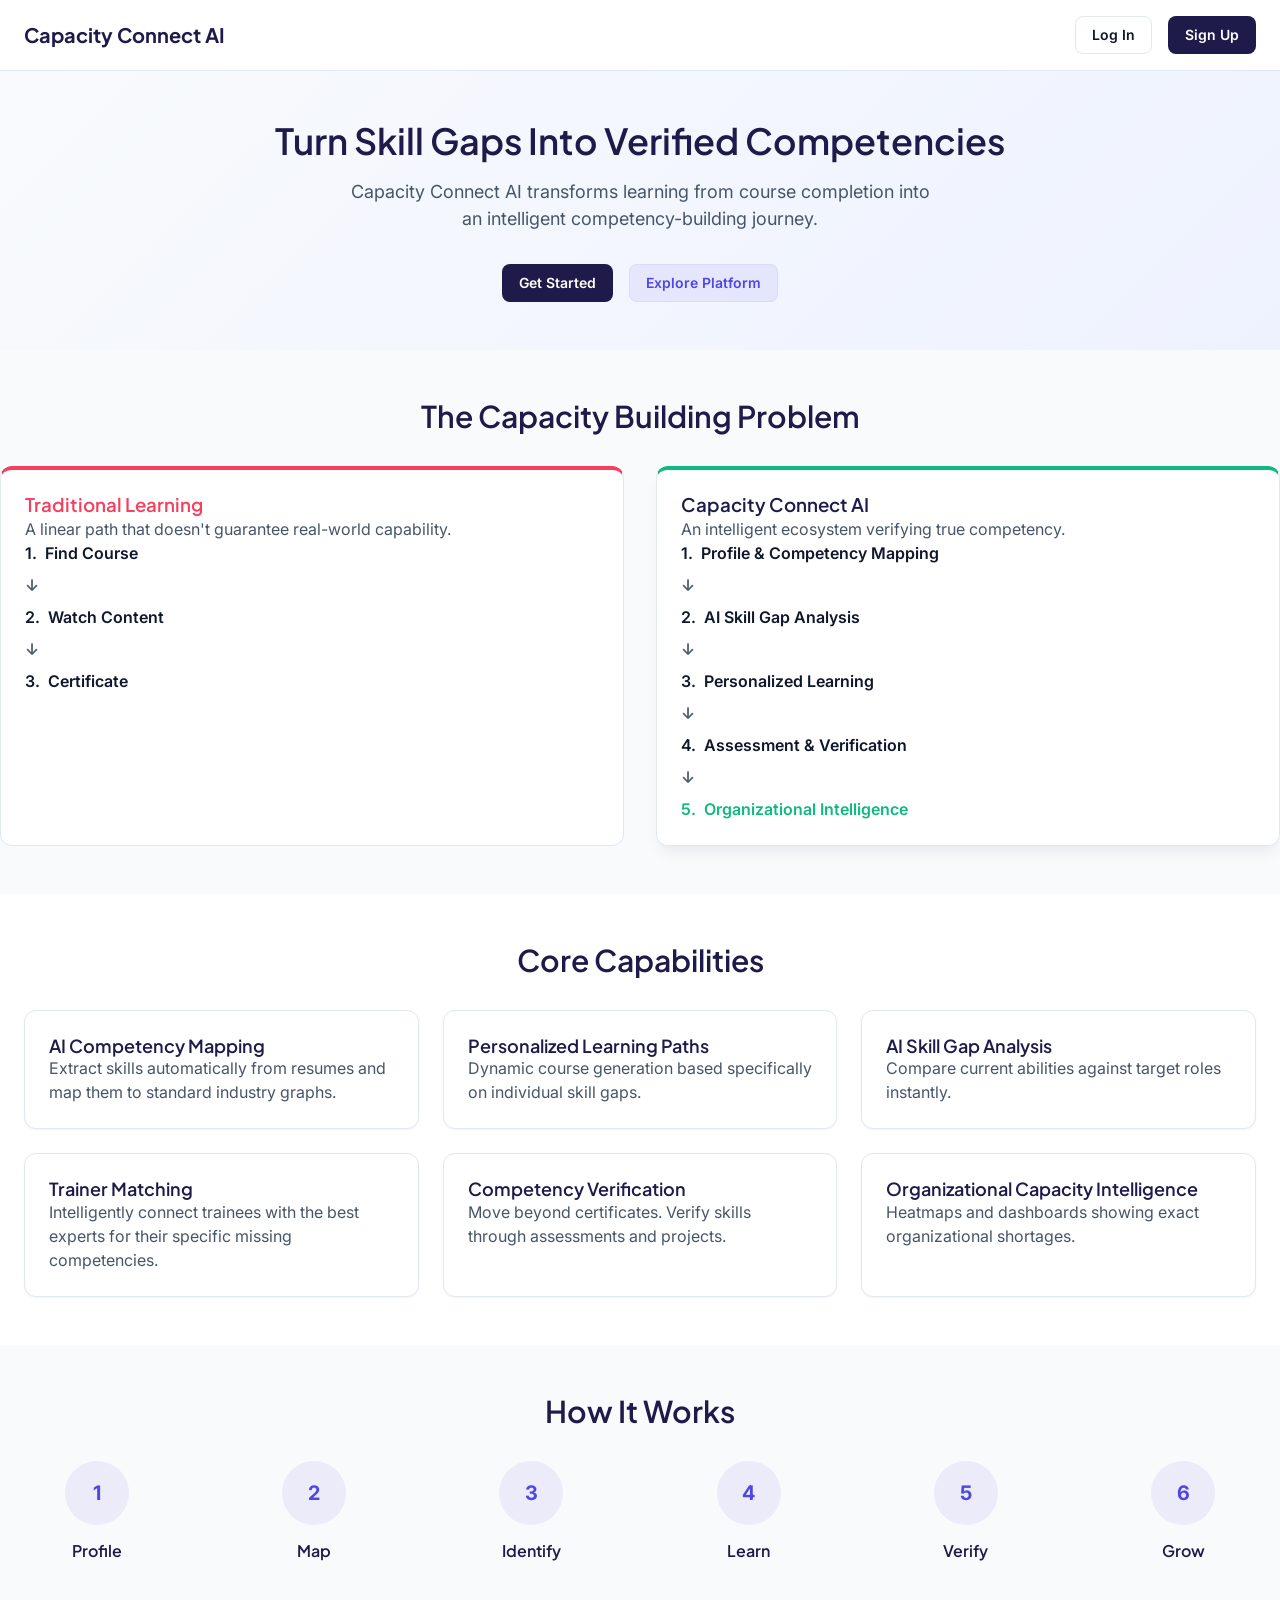
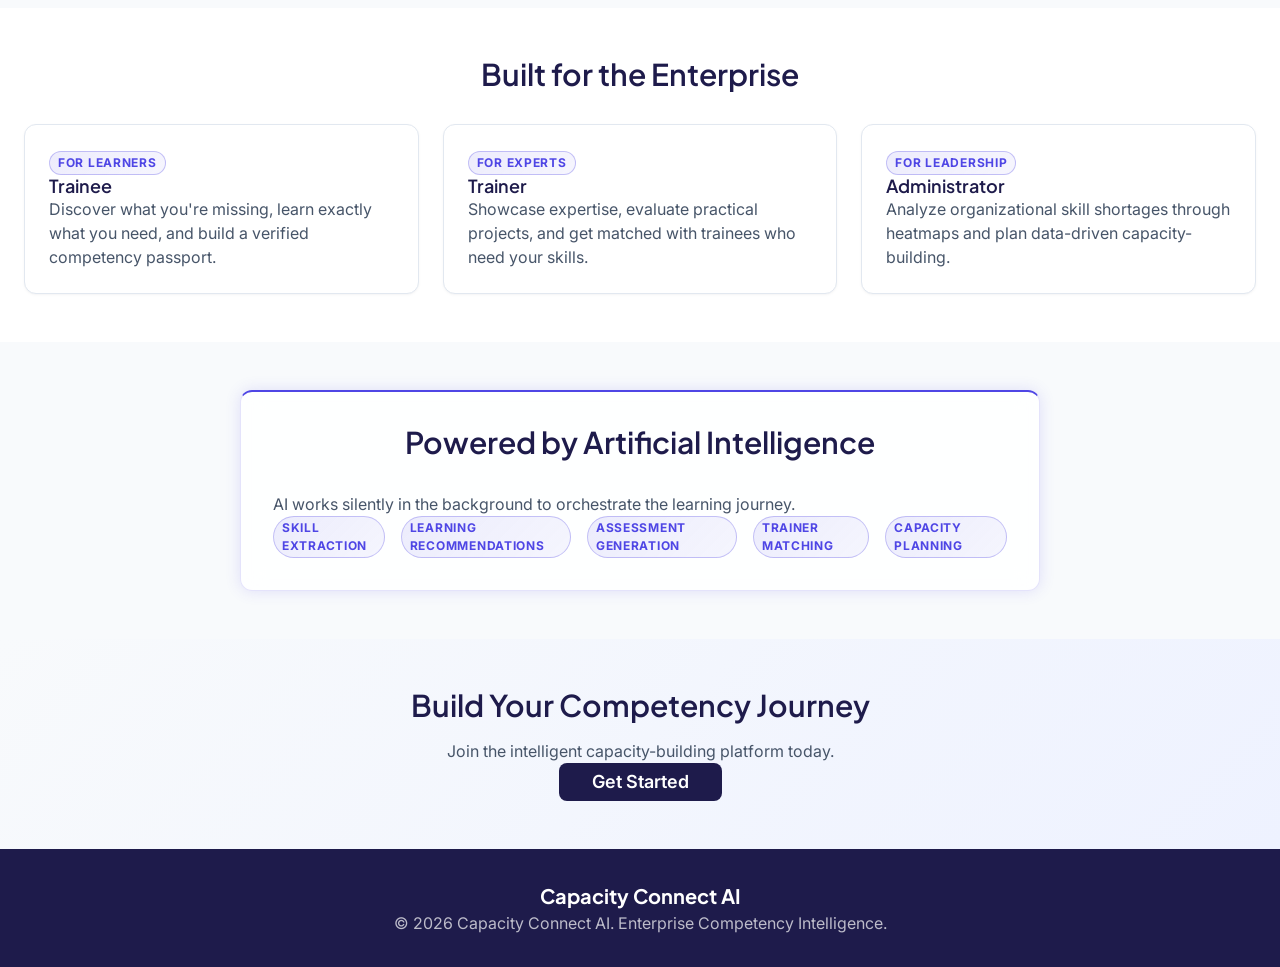
<file: index.html>
<!DOCTYPE html>
<html lang="en">
<head>
  <meta charset="UTF-8">
  <meta name="viewport" content="width=device-width, initial-scale=1.0">
  <title>Capacity Connect AI - AI-Powered Competency Platform</title>
  <link rel="preconnect" href="https://fonts.googleapis.com">
  <link rel="preconnect" href="https://fonts.gstatic.com" crossorigin>
  <link href="https://fonts.googleapis.com/css2?family=Inter:wght@400;500;600;700&family=Plus+Jakarta+Sans:wght@600;700;800&display=swap" rel="stylesheet">
  <link rel="stylesheet" href="css/style.css">
  <link rel="stylesheet" href="css/components.css">
  <link rel="stylesheet" href="css/responsive.css">
  <style>
    /* Landing Page Specific Styles */
    header.public-header {
      display: flex;
      justify-content: space-between;
      align-items: center;
      padding: var(--spacing-md) var(--spacing-lg);
      background-color: var(--bg-surface);
      border-bottom: 1px solid var(--border-default);
      position: sticky;
      top: 0;
      z-index: 100;
    }
    
    .brand-logo {
      font-family: var(--font-family-display);
      font-weight: 700;
      font-size: var(--text-xl);
      color: var(--color-primary);
    }
    
    .hero-section {
      text-align: center;
      padding: var(--spacing-2xl) var(--spacing-lg);
      background: linear-gradient(135deg, var(--bg-canvas), #eef2ff);
    }
    
    .hero-title {
      font-size: var(--text-4xl);
      margin-bottom: var(--spacing-md);
      max-width: 800px;
      margin-left: auto;
      margin-right: auto;
    }
    
    .hero-subtitle {
      font-size: var(--text-lg);
      color: var(--color-neutral-muted);
      margin-bottom: var(--spacing-xl);
      max-width: 600px;
      margin-left: auto;
      margin-right: auto;
    }
    
    .section-title {
      text-align: center;
      font-size: var(--text-3xl);
      margin-bottom: var(--spacing-xl);
    }
    
    .section {
      padding: var(--spacing-2xl) 0;
    }
    
    .problem-comparison {
      display: grid;
      grid-template-columns: 1fr 1fr;
      gap: var(--spacing-xl);
    }
    
    .comparison-card {
      padding: var(--spacing-lg);
      border-radius: var(--radius-lg);
      background-color: var(--bg-surface);
      border: 1px solid var(--border-default);
    }
    
    .comparison-card.bad {
      border-top: 4px solid var(--color-danger);
    }
    
    .comparison-card.good {
      border-top: 4px solid var(--color-tertiary);
      box-shadow: var(--shadow-lg);
    }
    
    .flow-list {
      display: flex;
      flex-direction: column;
      gap: var(--spacing-sm);
    }
    
    .flow-item {
      display: flex;
      align-items: center;
      gap: var(--spacing-sm);
      font-weight: 600;
    }
    
    .features-grid {
      display: grid;
      grid-template-columns: repeat(auto-fit, minmax(300px, 1fr));
      gap: var(--spacing-lg);
    }
    
    .process-steps {
      display: flex;
      justify-content: space-between;
      flex-wrap: wrap;
      gap: var(--spacing-lg);
      text-align: center;
    }
    
    .step {
      flex: 1;
      min-width: 120px;
    }
    
    .step-icon {
      width: 64px;
      height: 64px;
      background-color: var(--color-secondary-light);
      color: var(--color-secondary);
      border-radius: 50%;
      display: flex;
      align-items: center;
      justify-content: center;
      margin: 0 auto var(--spacing-md);
      font-weight: 700;
      font-size: var(--text-xl);
    }
    
    .footer {
      background-color: var(--color-primary);
      color: rgba(255, 255, 255, 0.7);
      padding: var(--spacing-xl) 0;
      text-align: center;
    }
  </style>
</head>
<body>

  <!-- Header -->
  <header class="public-header container">
    <div class="brand-logo">Capacity Connect AI</div>
    <div class="header-actions flex gap-md">
      <a href="Pages/login.html" class="btn btn-outline">Log In</a>
      <a href="Pages/register.html" class="btn btn-primary">Sign Up</a>
    </div>
  </header>

  <!-- 1. Hero Section -->
  <section class="hero-section">
    <div class="container">
      <h1 class="hero-title">Turn Skill Gaps Into Verified Competencies</h1>
      <p class="hero-subtitle">Capacity Connect AI transforms learning from course completion into an intelligent competency-building journey.</p>
      <div class="flex justify-center gap-md">
        <a href="Pages/register.html" class="btn btn-primary">Get Started</a>
        <a href="#problem" class="btn btn-secondary">Explore Platform</a>
      </div>
    </div>
  </section>

  <!-- 2. Problem Section -->
  <section id="problem" class="section container">
    <h2 class="section-title">The Capacity Building Problem</h2>
    <div class="problem-comparison">
      <div class="comparison-card bad">
        <h3 class="text-danger mb-md">Traditional Learning</h3>
        <p class="text-muted mb-lg">A linear path that doesn't guarantee real-world capability.</p>
        <div class="flow-list">
          <div class="flow-item"><span>1.</span> Find Course</div>
          <div class="flow-item text-muted">↓</div>
          <div class="flow-item"><span>2.</span> Watch Content</div>
          <div class="flow-item text-muted">↓</div>
          <div class="flow-item"><span>3.</span> Certificate</div>
        </div>
      </div>
      <div class="comparison-card good card-ai">
        <h3 class="text-primary mb-md">Capacity Connect AI</h3>
        <p class="text-muted mb-lg">An intelligent ecosystem verifying true competency.</p>
        <div class="flow-list">
          <div class="flow-item"><span>1.</span> Profile & Competency Mapping</div>
          <div class="flow-item text-muted">↓</div>
          <div class="flow-item"><span>2.</span> AI Skill Gap Analysis</div>
          <div class="flow-item text-muted">↓</div>
          <div class="flow-item"><span>3.</span> Personalized Learning</div>
          <div class="flow-item text-muted">↓</div>
          <div class="flow-item"><span>4.</span> Assessment & Verification</div>
          <div class="flow-item text-muted">↓</div>
          <div class="flow-item text-success"><span>5.</span> Organizational Intelligence</div>
        </div>
      </div>
    </div>
  </section>

  <!-- 3. Core Capabilities -->
  <section class="section bg-surface">
    <div class="container">
      <h2 class="section-title">Core Capabilities</h2>
      <div class="features-grid">
        <div class="card">
          <h3 class="card-title">AI Competency Mapping</h3>
          <p class="text-muted mt-sm">Extract skills automatically from resumes and map them to standard industry graphs.</p>
        </div>
        <div class="card">
          <h3 class="card-title">Personalized Learning Paths</h3>
          <p class="text-muted mt-sm">Dynamic course generation based specifically on individual skill gaps.</p>
        </div>
        <div class="card">
          <h3 class="card-title">AI Skill Gap Analysis</h3>
          <p class="text-muted mt-sm">Compare current abilities against target roles instantly.</p>
        </div>
        <div class="card">
          <h3 class="card-title">Trainer Matching</h3>
          <p class="text-muted mt-sm">Intelligently connect trainees with the best experts for their specific missing competencies.</p>
        </div>
        <div class="card">
          <h3 class="card-title">Competency Verification</h3>
          <p class="text-muted mt-sm">Move beyond certificates. Verify skills through assessments and projects.</p>
        </div>
        <div class="card">
          <h3 class="card-title">Organizational Capacity Intelligence</h3>
          <p class="text-muted mt-sm">Heatmaps and dashboards showing exact organizational shortages.</p>
        </div>
      </div>
    </div>
  </section>

  <!-- 4. How it works -->
  <section class="section container">
    <h2 class="section-title">How It Works</h2>
    <div class="process-steps">
      <div class="step">
        <div class="step-icon">1</div>
        <h4>Profile</h4>
      </div>
      <div class="step">
        <div class="step-icon">2</div>
        <h4>Map</h4>
      </div>
      <div class="step">
        <div class="step-icon">3</div>
        <h4>Identify</h4>
      </div>
      <div class="step">
        <div class="step-icon">4</div>
        <h4>Learn</h4>
      </div>
      <div class="step">
        <div class="step-icon">5</div>
        <h4>Verify</h4>
      </div>
      <div class="step">
        <div class="step-icon">6</div>
        <h4>Grow</h4>
      </div>
    </div>
  </section>

  <!-- 5. Roles -->
  <section class="section bg-surface">
    <div class="container">
      <h2 class="section-title">Built for the Enterprise</h2>
      <div class="features-grid">
        <div class="card">
          <span class="badge badge-ai mb-sm">For Learners</span>
          <h3 class="card-title">Trainee</h3>
          <p class="text-muted mt-sm">Discover what you're missing, learn exactly what you need, and build a verified competency passport.</p>
        </div>
        <div class="card">
          <span class="badge badge-ai mb-sm">For Experts</span>
          <h3 class="card-title">Trainer</h3>
          <p class="text-muted mt-sm">Showcase expertise, evaluate practical projects, and get matched with trainees who need your skills.</p>
        </div>
        <div class="card">
          <span class="badge badge-ai mb-sm">For Leadership</span>
          <h3 class="card-title">Administrator</h3>
          <p class="text-muted mt-sm">Analyze organizational skill shortages through heatmaps and plan data-driven capacity-building.</p>
        </div>
      </div>
    </div>
  </section>

  <!-- 6. AI Section -->
  <section class="section container">
    <div class="card card-ai text-center" style="max-width: 800px; margin: 0 auto; padding: var(--spacing-xl);">
      <h2 class="section-title mb-sm" style="color: var(--color-primary);">Powered by Artificial Intelligence</h2>
      <p class="text-muted mb-lg">AI works silently in the background to orchestrate the learning journey.</p>
      <div class="flex flex-wrap justify-center gap-md">
        <span class="badge badge-ai">Skill Extraction</span>
        <span class="badge badge-ai">Learning Recommendations</span>
        <span class="badge badge-ai">Assessment Generation</span>
        <span class="badge badge-ai">Trainer Matching</span>
        <span class="badge badge-ai">Capacity Planning</span>
      </div>
    </div>
  </section>

  <!-- 7. CTA -->
  <section class="hero-section" style="padding: var(--spacing-2xl) var(--spacing-lg);">
    <div class="container text-center">
      <h2 class="hero-title" style="font-size: var(--text-3xl);">Build Your Competency Journey</h2>
      <p class="text-muted mb-lg">Join the intelligent capacity-building platform today.</p>
      <a href="Pages/register.html" class="btn btn-primary" style="font-size: var(--text-lg); padding: var(--spacing-sm) var(--spacing-xl);">Get Started</a>
    </div>
  </section>

  <!-- 8. Footer -->
  <footer class="footer">
    <div class="container">
      <div class="brand-logo mb-md" style="color: white;">Capacity Connect AI</div>
      <p>&copy; 2026 Capacity Connect AI. Enterprise Competency Intelligence.</p>
    </div>
  </footer>

</body>
</html>
</file>
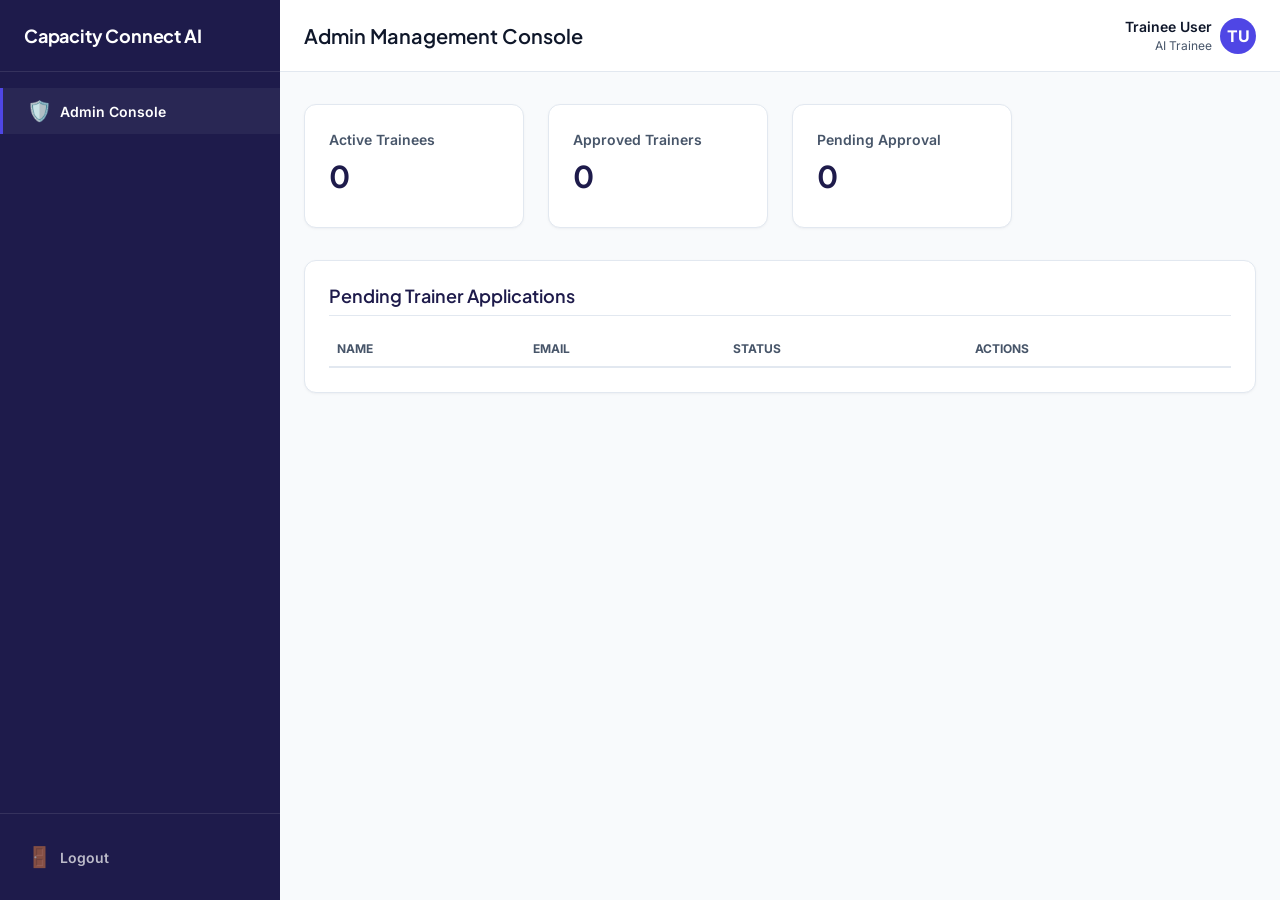
<file: Pages/admin-dashboard.html>
<!DOCTYPE html>
<html lang="en">
<head>
  <meta charset="UTF-8">
  <meta name="viewport" content="width=device-width, initial-scale=1.0">
  <title>Admin Dashboard - Capacity Connect AI</title>
  <link rel="preconnect" href="https://fonts.googleapis.com">
  <link rel="preconnect" href="https://fonts.gstatic.com" crossorigin>
  <link href="https://fonts.googleapis.com/css2?family=Inter:wght@400;500;600;700&family=Plus+Jakarta+Sans:wght@600;700;800&display=swap" rel="stylesheet">
  <link rel="stylesheet" href="../css/style.css">
  <link rel="stylesheet" href="../css/components.css">
  <link rel="stylesheet" href="../css/dashboard.css">
  <link rel="stylesheet" href="../css/responsive.css">
</head>
<body>

  <div class="app-container">
    <!-- Sidebar -->
    <aside class="sidebar" id="sidebar">
      <div class="sidebar-brand">
        <div class="sidebar-brand-text">Capacity Connect AI</div>
      </div>
      
      <nav class="sidebar-nav">
        <a href="admin-dashboard.html" class="nav-item active">
          <span class="nav-icon">🛡️</span> Admin Console
        </a>
      </nav>

      <div class="sidebar-footer">
        <a href="#" class="nav-item logout-btn" style="padding: var(--spacing-xs) 0;">
          <span class="nav-icon">🚪</span> Logout
        </a>
      </div>
    </aside>

    <!-- Main Wrapper -->
    <div class="main-wrapper">
      
      <!-- Topbar -->
      <header class="topbar">
        <div class="topbar-left">
          <button class="menu-toggle" id="menuToggle">☰</button>
          <h1 class="page-title">Admin Management Console</h1>
        </div>
        
        <div class="topbar-right">
          <div class="user-profile">
            <div class="user-info" style="text-align: right;">
              <span class="user-name" id="topbar-user-name">Admin User</span>
              <span class="user-role" id="topbar-user-role">Administrator</span>
            </div>
            <div class="avatar" id="topbar-user-avatar">AD</div>
          </div>
        </div>
      </header>

      <!-- Page Content -->
      <main class="page-content">
        
        <!-- Metrics -->
        <div class="grid-kpi mb-xl">
          <div class="card">
            <div class="kpi-label">Active Trainees</div>
            <div class="kpi-value text-primary" id="admin-kpi-trainees">0</div>
          </div>
          <div class="card">
            <div class="kpi-label">Approved Trainers</div>
            <div class="kpi-value text-success" id="admin-kpi-trainers">0</div>
          </div>
          <div class="card">
            <div class="kpi-label">Pending Approval</div>
            <div class="kpi-value text-warning" id="admin-kpi-pending">0</div>
          </div>
        </div>

        <!-- Pending Trainer Approvals Table -->
        <div class="card">
          <div class="card-header mb-md">
            <h3 class="card-title">Pending Trainer Applications</h3>
          </div>

          <table style="width: 100%; border-collapse: collapse; text-align: left;">
            <thead>
              <tr style="border-bottom: 2px solid var(--border-default); color: var(--color-neutral-muted); font-size: var(--text-xs);">
                <th style="padding: var(--spacing-sm);">NAME</th>
                <th style="padding: var(--spacing-sm);">EMAIL</th>
                <th style="padding: var(--spacing-sm);">STATUS</th>
                <th style="padding: var(--spacing-sm);">ACTIONS</th>
              </tr>
            </thead>
            <tbody id="pending-trainers-table">
              <!-- Injected via JS -->
            </tbody>
          </table>
        </div>

      </main>
    </div>
  </div>

  <script src="../js/main.js"></script>
  <script src="../js/api.js"></script>
  <script src="../js/auth.js"></script>
  <script src="../js/admin.js"></script>
</body>
</html>
</file>
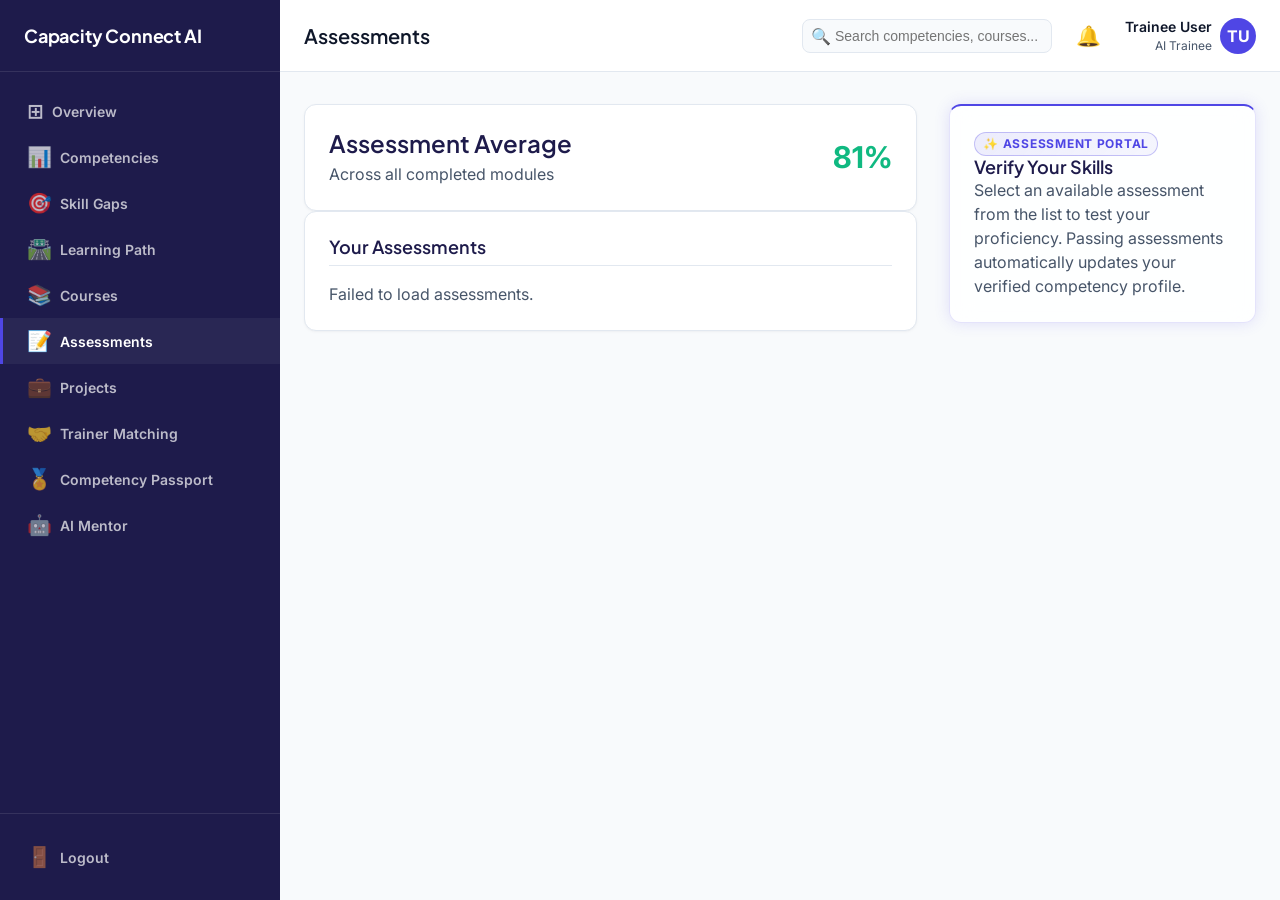
<file: Pages/assessments.html>
<!DOCTYPE html>
<html lang="en">
<head>
  <meta charset="UTF-8">
  <meta name="viewport" content="width=device-width, initial-scale=1.0">
  <title>Assessments - Capacity Connect AI</title>
  <link rel="preconnect" href="https://fonts.googleapis.com">
  <link rel="preconnect" href="https://fonts.gstatic.com" crossorigin>
  <link href="https://fonts.googleapis.com/css2?family=Inter:wght@400;500;600;700&family=Plus+Jakarta+Sans:wght@600;700;800&display=swap" rel="stylesheet">
  <link rel="stylesheet" href="../css/style.css">
  <link rel="stylesheet" href="../css/components.css">
  <link rel="stylesheet" href="../css/dashboard.css">
  <link rel="stylesheet" href="../css/responsive.css">
</head>
<body>

  <div class="app-container">
    <!-- Sidebar -->
    <aside class="sidebar" id="sidebar">
      <div class="sidebar-brand">
        <div class="sidebar-brand-text">Capacity Connect AI</div>
      </div>
      
      <nav class="sidebar-nav">
        <a href="trainee-dashboard.html" class="nav-item">
          <span class="nav-icon">⊞</span> Overview
        </a>
        <a href="competency-profile.html" class="nav-item">
          <span class="nav-icon">📊</span> Competencies
        </a>
        <a href="skill-gap.html" class="nav-item">
          <span class="nav-icon">🎯</span> Skill Gaps
        </a>
        <a href="learning-path.html" class="nav-item">
          <span class="nav-icon">🛣️</span> Learning Path
        </a>
        <a href="#" class="nav-item">
          <span class="nav-icon">📚</span> Courses
        </a>
        <a href="assessments.html" class="nav-item active">
          <span class="nav-icon">📝</span> Assessments
        </a>
        <a href="projects.html" class="nav-item">
          <span class="nav-icon">💼</span> Projects
        </a>
        <a href="trainer-matching.html" class="nav-item">
          <span class="nav-icon">🤝</span> Trainer Matching
        </a>
        <a href="#" class="nav-item">
          <span class="nav-icon">🏅</span> Competency Passport
        </a>
        <a href="#" class="nav-item">
          <span class="nav-icon">🤖</span> AI Mentor
        </a>
      </nav>

      <div class="sidebar-footer">
        <a href="#" class="nav-item logout-btn" style="padding: var(--spacing-xs) 0;">
          <span class="nav-icon">🚪</span> Logout
        </a>
      </div>
    </aside>

    <!-- Main Wrapper -->
    <div class="main-wrapper">
      
      <!-- Topbar -->
      <header class="topbar">
        <div class="topbar-left">
          <button class="menu-toggle" id="menuToggle">☰</button>
          <h1 class="page-title">Assessments</h1>
        </div>
        
        <div class="topbar-right">
          <div class="search-bar">
            <span>🔍</span>
            <input type="text" placeholder="Search competencies, courses...">
          </div>
          <div style="font-size: 1.25rem; cursor: pointer;">🔔</div>
          <div class="user-profile">
            <div class="user-info" style="text-align: right;">
              <span class="user-name" id="topbar-user-name">User Name</span>
              <span class="user-role" id="topbar-user-role">Role</span>
            </div>
            <div class="avatar" id="topbar-user-avatar">UN</div>
          </div>
        </div>
      </header>

      <!-- Page Content -->
      <main class="page-content">
        
        <div class="grid-main">
          
          <div class="flex-col gap-lg">
            
            <div class="card flex justify-between items-center" style="background: var(--bg-surface);">
              <div>
                <h2 style="font-size: var(--text-2xl); color: var(--color-primary); margin-bottom: 4px;">Assessment Average</h2>
                <div class="text-sm text-muted">Across all completed modules</div>
              </div>
              <div style="font-size: var(--text-3xl); font-weight: 700; color: var(--color-success);">
                81%
              </div>
            </div>

            <!-- List -->
            <div class="card">
              <div class="card-header">
                <h3 class="card-title">Your Assessments</h3>
              </div>
              
              <div id="assessment-list" class="flex-col gap-md">
                <!-- Injected via JS -->
              </div>
            </div>

          </div>

          <div class="flex-col gap-lg" id="active-assessment-container">
            <!-- Active quiz or instructions render here dynamically -->
            <div class="card card-ai">
              <span class="badge badge-ai mb-sm">✨ Assessment Portal</span>
              <h3 class="card-title mb-sm">Verify Your Skills</h3>
              <p class="text-sm text-muted mb-md">
                Select an available assessment from the list to test your proficiency. Passing assessments automatically updates your verified competency profile.
              </p>
            </div>
          </div>


        </div>

      </main>
    </div>
  </div>

  <script src="../js/main.js"></script>
  <script src="../js/api.js"></script>
  <script src="../js/auth.js"></script>
  <script src="../js/assessment.js"></script>

</body>
</html>
</file>
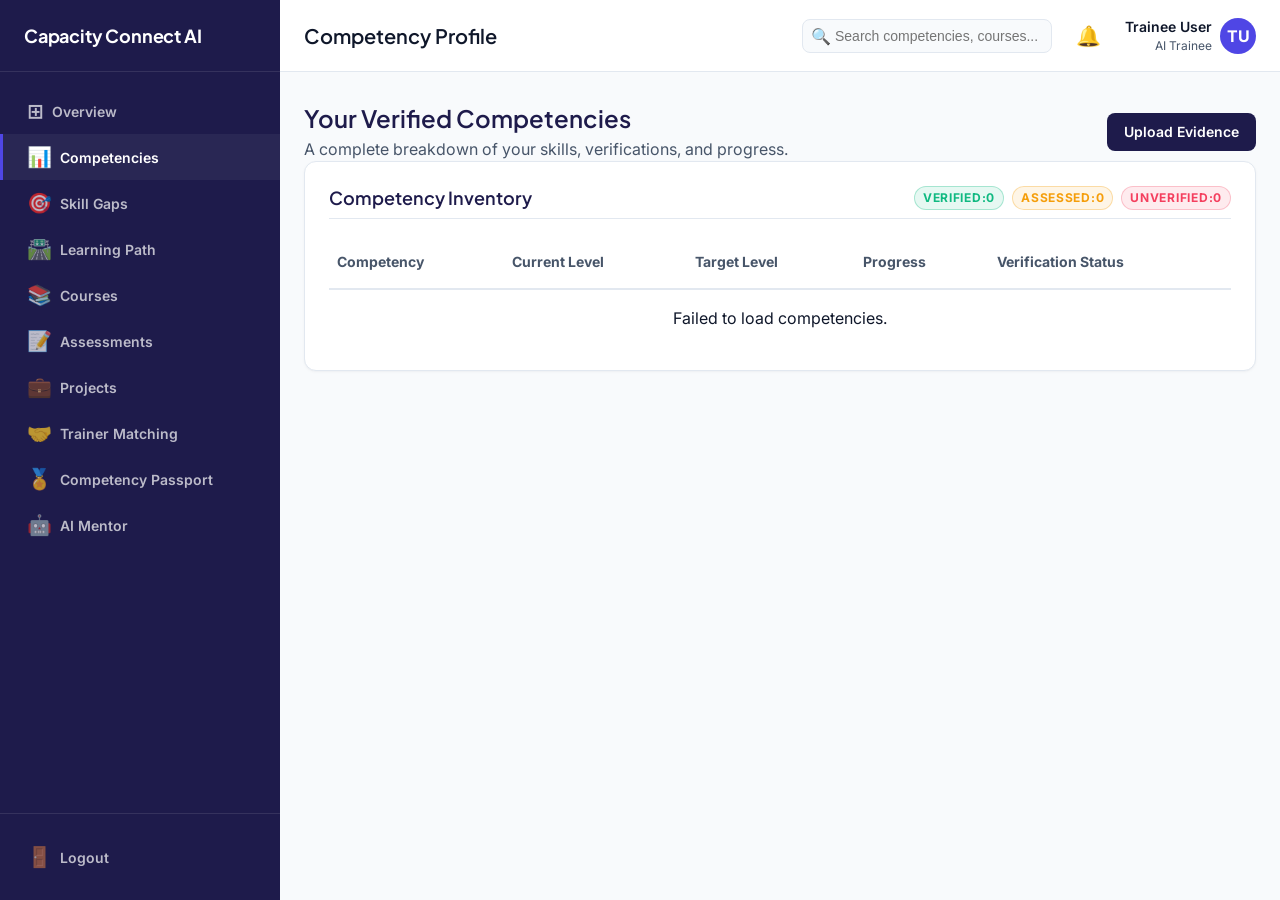
<file: Pages/competency-profile.html>
<!DOCTYPE html>
<html lang="en">
<head>
  <meta charset="UTF-8">
  <meta name="viewport" content="width=device-width, initial-scale=1.0">
  <title>Competency Profile - Capacity Connect AI</title>
  <link rel="preconnect" href="https://fonts.googleapis.com">
  <link rel="preconnect" href="https://fonts.gstatic.com" crossorigin>
  <link href="https://fonts.googleapis.com/css2?family=Inter:wght@400;500;600;700&family=Plus+Jakarta+Sans:wght@600;700;800&display=swap" rel="stylesheet">
  <link rel="stylesheet" href="../css/style.css">
  <link rel="stylesheet" href="../css/components.css">
  <link rel="stylesheet" href="../css/dashboard.css">
  <link rel="stylesheet" href="../css/responsive.css">
</head>
<body>

  <div class="app-container">
    <!-- Sidebar -->
    <aside class="sidebar" id="sidebar">
      <div class="sidebar-brand">
        <div class="sidebar-brand-text">Capacity Connect AI</div>
      </div>
      
      <nav class="sidebar-nav">
        <a href="trainee-dashboard.html" class="nav-item">
          <span class="nav-icon">⊞</span> Overview
        </a>
        <a href="competency-profile.html" class="nav-item active">
          <span class="nav-icon">📊</span> Competencies
        </a>
        <a href="skill-gap.html" class="nav-item">
          <span class="nav-icon">🎯</span> Skill Gaps
        </a>
        <a href="learning-path.html" class="nav-item">
          <span class="nav-icon">🛣️</span> Learning Path
        </a>
        <a href="#" class="nav-item">
          <span class="nav-icon">📚</span> Courses
        </a>
        <a href="assessments.html" class="nav-item">
          <span class="nav-icon">📝</span> Assessments
        </a>
        <a href="projects.html" class="nav-item">
          <span class="nav-icon">💼</span> Projects
        </a>
        <a href="trainer-matching.html" class="nav-item">
          <span class="nav-icon">🤝</span> Trainer Matching
        </a>
        <a href="#" class="nav-item">
          <span class="nav-icon">🏅</span> Competency Passport
        </a>
        <a href="#" class="nav-item">
          <span class="nav-icon">🤖</span> AI Mentor
        </a>
      </nav>

      <div class="sidebar-footer">
        <a href="#" class="nav-item logout-btn" style="padding: var(--spacing-xs) 0;">
          <span class="nav-icon">🚪</span> Logout
        </a>
      </div>
    </aside>

    <!-- Main Wrapper -->
    <div class="main-wrapper">
      
      <!-- Topbar -->
      <header class="topbar">
        <div class="topbar-left">
          <button class="menu-toggle" id="menuToggle">☰</button>
          <h1 class="page-title">Competency Profile</h1>
        </div>
        
        <div class="topbar-right">
          <div class="search-bar">
            <span>🔍</span>
            <input type="text" placeholder="Search competencies, courses...">
          </div>
          <div style="font-size: 1.25rem; cursor: pointer;">🔔</div>
          <div class="user-profile">
            <div class="user-info" style="text-align: right;">
              <span class="user-name" id="topbar-user-name">User Name</span>
              <span class="user-role" id="topbar-user-role">Role</span>
            </div>
            <div class="avatar" id="topbar-user-avatar">UN</div>
          </div>
        </div>
      </header>

      <!-- Page Content -->
      <main class="page-content">
        
        <div class="flex justify-between items-center mb-xl">
          <div>
            <h2 style="font-size: var(--text-2xl); margin-bottom: var(--spacing-xs);">Your Verified Competencies</h2>
            <p class="text-muted">A complete breakdown of your skills, verifications, and progress.</p>
          </div>
          <button class="btn btn-primary">Upload Evidence</button>
        </div>

        <div class="grid-main">
          
          <div class="card" style="grid-column: span 2;">
            <div class="card-header">
              <h3 class="card-title">Competency Inventory</h3>
              <div class="flex gap-sm">
                <span class="badge badge-success">Verified: <span id="comp-verified-count">0</span></span>
                <span class="badge badge-warning">Assessed: <span id="comp-assessed-count">0</span></span>
                <span class="badge badge-danger">Unverified: <span id="comp-unverified-count">0</span></span>
              </div>
            </div>
            
            <div style="overflow-x: auto;">
              <table style="width: 100%; text-align: left; border-collapse: collapse;">
                <thead>
                  <tr style="border-bottom: 2px solid var(--border-default);">
                    <th style="padding: var(--spacing-md) var(--spacing-sm); font-size: var(--text-sm); color: var(--color-neutral-muted);">Competency</th>
                    <th style="padding: var(--spacing-md) var(--spacing-sm); font-size: var(--text-sm); color: var(--color-neutral-muted);">Current Level</th>
                    <th style="padding: var(--spacing-md) var(--spacing-sm); font-size: var(--text-sm); color: var(--color-neutral-muted);">Target Level</th>
                    <th style="padding: var(--spacing-md) var(--spacing-sm); font-size: var(--text-sm); color: var(--color-neutral-muted);">Progress</th>
                    <th style="padding: var(--spacing-md) var(--spacing-sm); font-size: var(--text-sm); color: var(--color-neutral-muted);">Verification Status</th>
                  </tr>
                </thead>
                <tbody id="competency-table-body">
                  <!-- Injected via JS -->
                </tbody>
              </table>
            </div>
          </div>

        </div>

      </main>
    </div>
  </div>

  <script src="../js/main.js"></script>
  <script src="../js/auth.js"></script>
  <script src="../js/competency.js"></script>
</body>
</html>
</file>
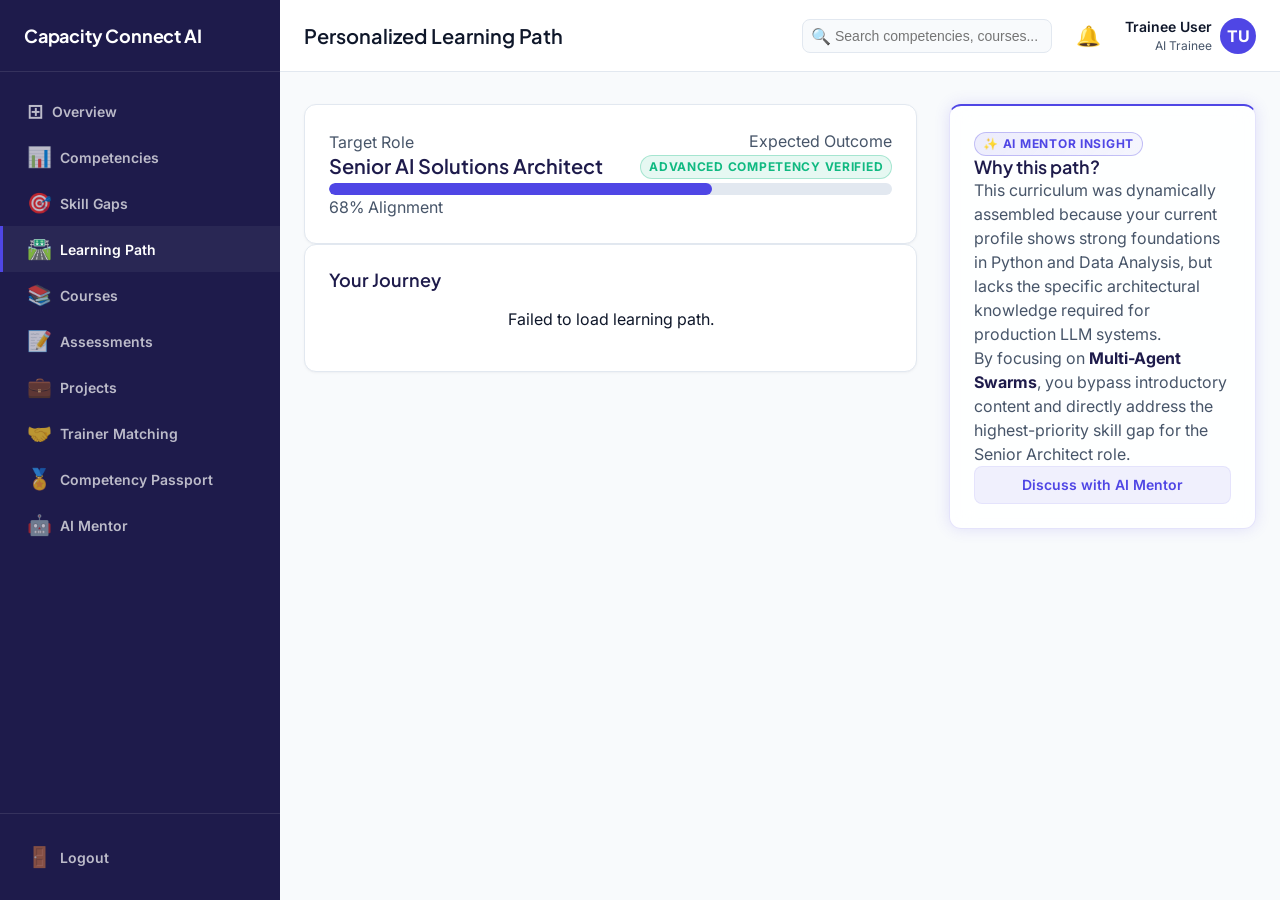
<file: Pages/learning-path.html>
<!DOCTYPE html>
<html lang="en">
<head>
  <meta charset="UTF-8">
  <meta name="viewport" content="width=device-width, initial-scale=1.0">
  <title>Learning Path - Capacity Connect AI</title>
  <link rel="preconnect" href="https://fonts.googleapis.com">
  <link rel="preconnect" href="https://fonts.gstatic.com" crossorigin>
  <link href="https://fonts.googleapis.com/css2?family=Inter:wght@400;500;600;700&family=Plus+Jakarta+Sans:wght@600;700;800&display=swap" rel="stylesheet">
  <link rel="stylesheet" href="../css/style.css">
  <link rel="stylesheet" href="../css/components.css">
  <link rel="stylesheet" href="../css/dashboard.css">
  <link rel="stylesheet" href="../css/responsive.css">
  <style>
    .path-step {
      display: flex;
      gap: var(--spacing-lg);
      padding: var(--spacing-lg) 0;
      border-bottom: 1px solid var(--border-default);
    }
    
    .step-number {
      width: 48px;
      height: 48px;
      border-radius: 50%;
      background-color: var(--bg-surface);
      border: 2px solid var(--border-default);
      display: flex;
      align-items: center;
      justify-content: center;
      font-weight: 700;
      color: var(--color-neutral-muted);
      flex-shrink: 0;
    }
    
    .path-step.completed .step-number {
      background-color: var(--color-success);
      border-color: var(--color-success);
      color: white;
    }
    
    .path-step.active .step-number {
      background-color: var(--color-secondary);
      border-color: var(--color-secondary);
      color: white;
      box-shadow: 0 0 0 4px var(--color-secondary-light);
    }
    
    .step-content {
      flex: 1;
    }
  </style>
</head>
<body>

  <div class="app-container">
    <!-- Sidebar -->
    <aside class="sidebar" id="sidebar">
      <div class="sidebar-brand">
        <div class="sidebar-brand-text">Capacity Connect AI</div>
      </div>
      
      <nav class="sidebar-nav">
        <a href="trainee-dashboard.html" class="nav-item">
          <span class="nav-icon">⊞</span> Overview
        </a>
        <a href="competency-profile.html" class="nav-item">
          <span class="nav-icon">📊</span> Competencies
        </a>
        <a href="skill-gap.html" class="nav-item">
          <span class="nav-icon">🎯</span> Skill Gaps
        </a>
        <a href="learning-path.html" class="nav-item active">
          <span class="nav-icon">🛣️</span> Learning Path
        </a>
        <a href="#" class="nav-item">
          <span class="nav-icon">📚</span> Courses
        </a>
        <a href="assessments.html" class="nav-item">
          <span class="nav-icon">📝</span> Assessments
        </a>
        <a href="projects.html" class="nav-item">
          <span class="nav-icon">💼</span> Projects
        </a>
        <a href="trainer-matching.html" class="nav-item">
          <span class="nav-icon">🤝</span> Trainer Matching
        </a>
        <a href="#" class="nav-item">
          <span class="nav-icon">🏅</span> Competency Passport
        </a>
        <a href="#" class="nav-item">
          <span class="nav-icon">🤖</span> AI Mentor
        </a>
      </nav>

      <div class="sidebar-footer">
        <a href="#" class="nav-item logout-btn" style="padding: var(--spacing-xs) 0;">
          <span class="nav-icon">🚪</span> Logout
        </a>
      </div>
    </aside>

    <!-- Main Wrapper -->
    <div class="main-wrapper">
      
      <!-- Topbar -->
      <header class="topbar">
        <div class="topbar-left">
          <button class="menu-toggle" id="menuToggle">☰</button>
          <h1 class="page-title">Personalized Learning Path</h1>
        </div>
        
        <div class="topbar-right">
          <div class="search-bar">
            <span>🔍</span>
            <input type="text" placeholder="Search competencies, courses...">
          </div>
          <div style="font-size: 1.25rem; cursor: pointer;">🔔</div>
          <div class="user-profile">
            <div class="user-info" style="text-align: right;">
              <span class="user-name" id="topbar-user-name">User Name</span>
              <span class="user-role" id="topbar-user-role">Role</span>
            </div>
            <div class="avatar" id="topbar-user-avatar">UN</div>
          </div>
        </div>
      </header>

      <!-- Page Content -->
      <main class="page-content">
        
        <div class="grid-main">
          
          <div class="flex-col gap-lg">
            
            <div class="card">
              <div class="flex justify-between items-center mb-md">
                <div>
                  <div class="text-sm text-muted mb-xs">Target Role</div>
                  <h2 style="font-size: var(--text-xl); color: var(--color-primary);">Senior AI Solutions Architect</h2>
                </div>
                <div style="text-align: right;">
                  <div class="text-sm text-muted mb-xs">Expected Outcome</div>
                  <span class="badge badge-success">Advanced Competency Verified</span>
                </div>
              </div>
              
              <div class="progress-container" style="height: 12px;">
                <div class="progress-bar" style="width: 68%;"></div>
              </div>
              <div class="text-xs text-muted mt-sm text-right">68% Alignment</div>
            </div>

            <!-- Path Steps -->
            <div class="card">
              <h3 class="card-title mb-md">Your Journey</h3>
              
              <div id="learning-path-steps">
                <!-- Injected via JS -->
              </div>
            </div>

          </div>

          <div class="flex-col gap-lg">
            
            <!-- AI Explanation -->
            <div class="card card-ai">
              <span class="badge badge-ai mb-sm">✨ AI Mentor Insight</span>
              <h3 class="card-title mb-sm">Why this path?</h3>
              <p class="text-sm text-muted mb-md">
                This curriculum was dynamically assembled because your current profile shows strong foundations in Python and Data Analysis, but lacks the specific architectural knowledge required for production LLM systems.
              </p>
              <p class="text-sm text-muted mb-lg">
                By focusing on <strong class="text-primary">Multi-Agent Swarms</strong>, you bypass introductory content and directly address the highest-priority skill gap for the Senior Architect role.
              </p>
              <button class="btn btn-secondary w-full" style="width: 100%;">Discuss with AI Mentor</button>
            </div>

          </div>

        </div>

      </main>
    </div>
  </div>

  <script src="../js/main.js"></script>
  <script src="../js/api.js"></script>
  <script src="../js/auth.js"></script>
  <script src="../js/learning-path.js"></script>
</body>
</html>
</file>
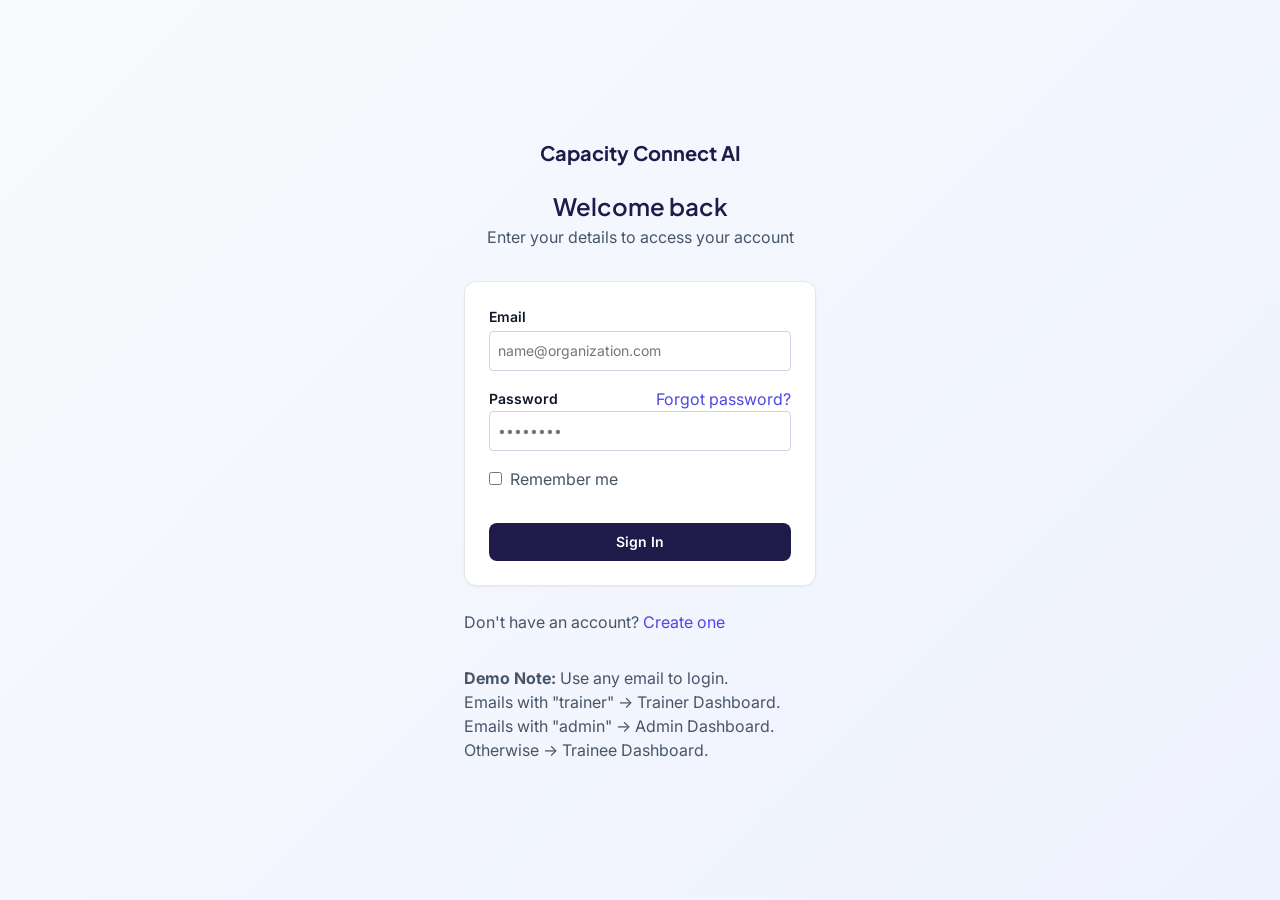
<file: Pages/login.html>
<!DOCTYPE html>
<html lang="en">
<head>
  <meta charset="UTF-8">
  <meta name="viewport" content="width=device-width, initial-scale=1.0">
  <title>Log In - Capacity Connect AI</title>
  <link rel="preconnect" href="https://fonts.googleapis.com">
  <link rel="preconnect" href="https://fonts.gstatic.com" crossorigin>
  <link href="https://fonts.googleapis.com/css2?family=Inter:wght@400;500;600;700&family=Plus+Jakarta+Sans:wght@600;700;800&display=swap" rel="stylesheet">
  <link rel="stylesheet" href="../css/style.css">
  <link rel="stylesheet" href="../css/components.css">
  <link rel="stylesheet" href="../css/responsive.css">
  <style>
    body {
      display: flex;
      align-items: center;
      justify-content: center;
      min-height: 100vh;
      background: linear-gradient(135deg, var(--bg-canvas), #eef2ff);
    }
    .auth-container {
      width: 100%;
      max-width: 400px;
      padding: var(--spacing-lg);
    }
    .auth-header {
      text-align: center;
      margin-bottom: var(--spacing-xl);
    }
    .auth-header h1 {
      font-size: var(--text-2xl);
      margin-bottom: var(--spacing-xs);
    }
    .error-msg {
      display: none;
      color: var(--color-danger);
      background-color: var(--color-danger-light);
      padding: var(--spacing-sm);
      border-radius: var(--radius-sm);
      margin-bottom: var(--spacing-md);
      font-size: var(--text-sm);
      text-align: center;
    }
  </style>
</head>
<body>

  <div class="auth-container">
    <div class="auth-header">
      <div class="text-primary" style="font-family: var(--font-family-display); font-weight: 700; font-size: var(--text-xl); margin-bottom: var(--spacing-lg);">Capacity Connect AI</div>
      <h1>Welcome back</h1>
      <p class="text-muted">Enter your details to access your account</p>
    </div>

    <div id="auth-error" class="error-msg"></div>

    <div class="card">
      <form id="loginForm">
        <div class="form-group">
          <label for="email" class="form-label">Email</label>
          <input type="email" id="email" class="form-input" placeholder="name@organization.com" required>
        </div>
        
        <div class="form-group">
          <div class="flex justify-between items-center mb-xs">
            <label for="password" class="form-label" style="margin:0;">Password</label>
            <a href="#" class="text-xs text-secondary">Forgot password?</a>
          </div>
          <input type="password" id="password" class="form-input" placeholder="••••••••" required>
        </div>

        <div class="form-group flex items-center gap-sm">
          <input type="checkbox" id="remember">
          <label for="remember" class="text-sm text-muted">Remember me</label>
        </div>

        <button type="submit" class="btn btn-primary" style="width: 100%; margin-top: var(--spacing-md);">Sign In</button>
      </form>
    </div>

    <p class="text-center text-sm text-muted" style="margin-top: var(--spacing-lg);">
      Don't have an account? <a href="register.html">Create one</a>
    </p>
    
    <div class="text-center text-xs text-muted" style="margin-top: var(--spacing-xl);">
      <p><strong>Demo Note:</strong> Use any email to login.</p>
      <p>Emails with "trainer" -> Trainer Dashboard.</p>
      <p>Emails with "admin" -> Admin Dashboard.</p>
      <p>Otherwise -> Trainee Dashboard.</p>
    </div>
  </div>

  <script src="../js/api.js"></script>
  <script src="../js/auth.js"></script>
</body>
</html>
</file>
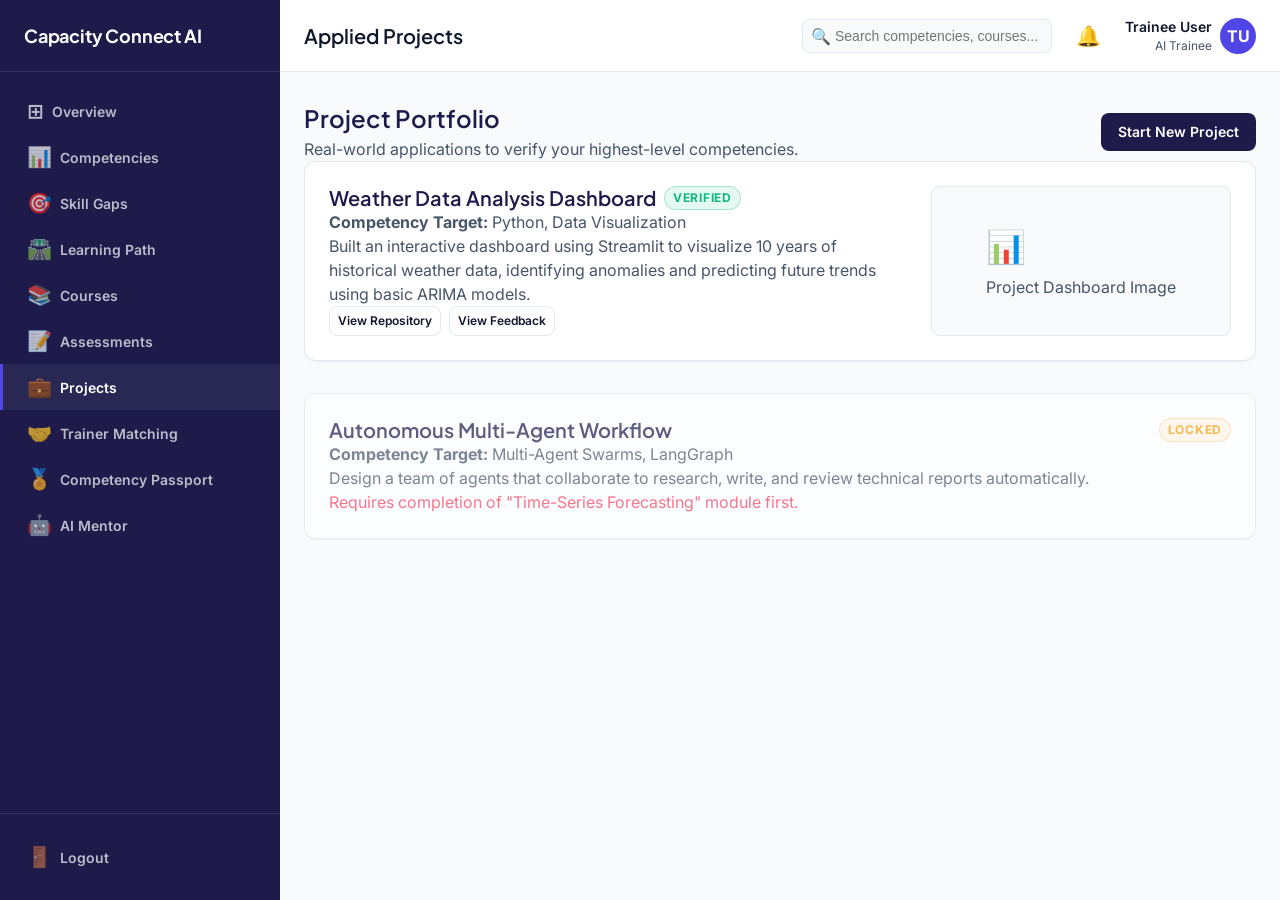
<file: Pages/projects.html>
<!DOCTYPE html>
<html lang="en">
<head>
  <meta charset="UTF-8">
  <meta name="viewport" content="width=device-width, initial-scale=1.0">
  <title>Projects - Capacity Connect AI</title>
  <link rel="preconnect" href="https://fonts.googleapis.com">
  <link rel="preconnect" href="https://fonts.gstatic.com" crossorigin>
  <link href="https://fonts.googleapis.com/css2?family=Inter:wght@400;500;600;700&family=Plus+Jakarta+Sans:wght@600;700;800&display=swap" rel="stylesheet">
  <link rel="stylesheet" href="../css/style.css">
  <link rel="stylesheet" href="../css/components.css">
  <link rel="stylesheet" href="../css/dashboard.css">
  <link rel="stylesheet" href="../css/responsive.css">
</head>
<body>

  <div class="app-container">
    <!-- Sidebar -->
    <aside class="sidebar" id="sidebar">
      <div class="sidebar-brand">
        <div class="sidebar-brand-text">Capacity Connect AI</div>
      </div>
      
      <nav class="sidebar-nav">
        <a href="trainee-dashboard.html" class="nav-item">
          <span class="nav-icon">⊞</span> Overview
        </a>
        <a href="competency-profile.html" class="nav-item">
          <span class="nav-icon">📊</span> Competencies
        </a>
        <a href="skill-gap.html" class="nav-item">
          <span class="nav-icon">🎯</span> Skill Gaps
        </a>
        <a href="learning-path.html" class="nav-item">
          <span class="nav-icon">🛣️</span> Learning Path
        </a>
        <a href="#" class="nav-item">
          <span class="nav-icon">📚</span> Courses
        </a>
        <a href="assessments.html" class="nav-item">
          <span class="nav-icon">📝</span> Assessments
        </a>
        <a href="projects.html" class="nav-item active">
          <span class="nav-icon">💼</span> Projects
        </a>
        <a href="trainer-matching.html" class="nav-item">
          <span class="nav-icon">🤝</span> Trainer Matching
        </a>
        <a href="#" class="nav-item">
          <span class="nav-icon">🏅</span> Competency Passport
        </a>
        <a href="#" class="nav-item">
          <span class="nav-icon">🤖</span> AI Mentor
        </a>
      </nav>

      <div class="sidebar-footer">
        <a href="#" class="nav-item logout-btn" style="padding: var(--spacing-xs) 0;">
          <span class="nav-icon">🚪</span> Logout
        </a>
      </div>
    </aside>

    <!-- Main Wrapper -->
    <div class="main-wrapper">
      
      <!-- Topbar -->
      <header class="topbar">
        <div class="topbar-left">
          <button class="menu-toggle" id="menuToggle">☰</button>
          <h1 class="page-title">Applied Projects</h1>
        </div>
        
        <div class="topbar-right">
          <div class="search-bar">
            <span>🔍</span>
            <input type="text" placeholder="Search competencies, courses...">
          </div>
          <div style="font-size: 1.25rem; cursor: pointer;">🔔</div>
          <div class="user-profile">
            <div class="user-info" style="text-align: right;">
              <span class="user-name" id="topbar-user-name">User Name</span>
              <span class="user-role" id="topbar-user-role">Role</span>
            </div>
            <div class="avatar" id="topbar-user-avatar">UN</div>
          </div>
        </div>
      </header>

      <!-- Page Content -->
      <main class="page-content">
        
        <div class="flex justify-between items-center mb-xl">
          <div>
            <h2 style="font-size: var(--text-2xl); margin-bottom: var(--spacing-xs);">Project Portfolio</h2>
            <p class="text-muted">Real-world applications to verify your highest-level competencies.</p>
          </div>
          <button class="btn btn-primary">Start New Project</button>
        </div>

        <div class="grid-main" style="grid-template-columns: 1fr;">
          
          <!-- Sample Project -->
          <div class="card" style="display: flex; gap: var(--spacing-lg); flex-wrap: wrap;">
            <div style="flex: 1; min-width: 300px;">
              <div class="flex gap-sm items-center mb-xs">
                <h3 class="card-title" style="margin: 0; font-size: var(--text-xl);">Weather Data Analysis Dashboard</h3>
                <span class="badge badge-success">Verified</span>
              </div>
              <div class="text-sm text-muted mb-md"><strong class="text-neutral">Competency Target:</strong> Python, Data Visualization</div>
              <p class="text-sm text-muted mb-lg">
                Built an interactive dashboard using Streamlit to visualize 10 years of historical weather data, identifying anomalies and predicting future trends using basic ARIMA models.
              </p>
              
              <div class="flex gap-sm">
                <button class="btn btn-outline btn-sm" style="padding: 0.25rem 0.5rem; font-size: var(--text-xs);">View Repository</button>
                <button class="btn btn-outline btn-sm" style="padding: 0.25rem 0.5rem; font-size: var(--text-xs);">View Feedback</button>
              </div>
            </div>
            
            <div style="width: 300px; background-color: var(--bg-canvas); border-radius: var(--radius-md); border: 1px solid var(--border-default); display: flex; align-items: center; justify-content: center; min-height: 150px; flex-shrink: 0;">
              <div class="text-muted text-sm text-center">
                <span style="font-size: 2rem; display: block; margin-bottom: var(--spacing-xs);">📊</span>
                Project Dashboard Image
              </div>
            </div>
          </div>

          <!-- Locked Project -->
          <div class="card" style="opacity: 0.7;">
            <div class="flex justify-between items-start mb-xs">
              <h3 class="card-title" style="margin: 0; font-size: var(--text-xl);">Autonomous Multi-Agent Workflow</h3>
              <span class="badge badge-warning">Locked</span>
            </div>
            <div class="text-sm text-muted mb-md"><strong class="text-neutral">Competency Target:</strong> Multi-Agent Swarms, LangGraph</div>
            <p class="text-sm text-muted">
              Design a team of agents that collaborate to research, write, and review technical reports automatically.
            </p>
            <div class="text-xs text-danger font-weight-bold mt-sm">Requires completion of "Time-Series Forecasting" module first.</div>
          </div>

        </div>

      </main>
    </div>
  </div>

  <script src="../js/main.js"></script>
  <script src="../js/auth.js"></script>
</body>
</html>
</file>
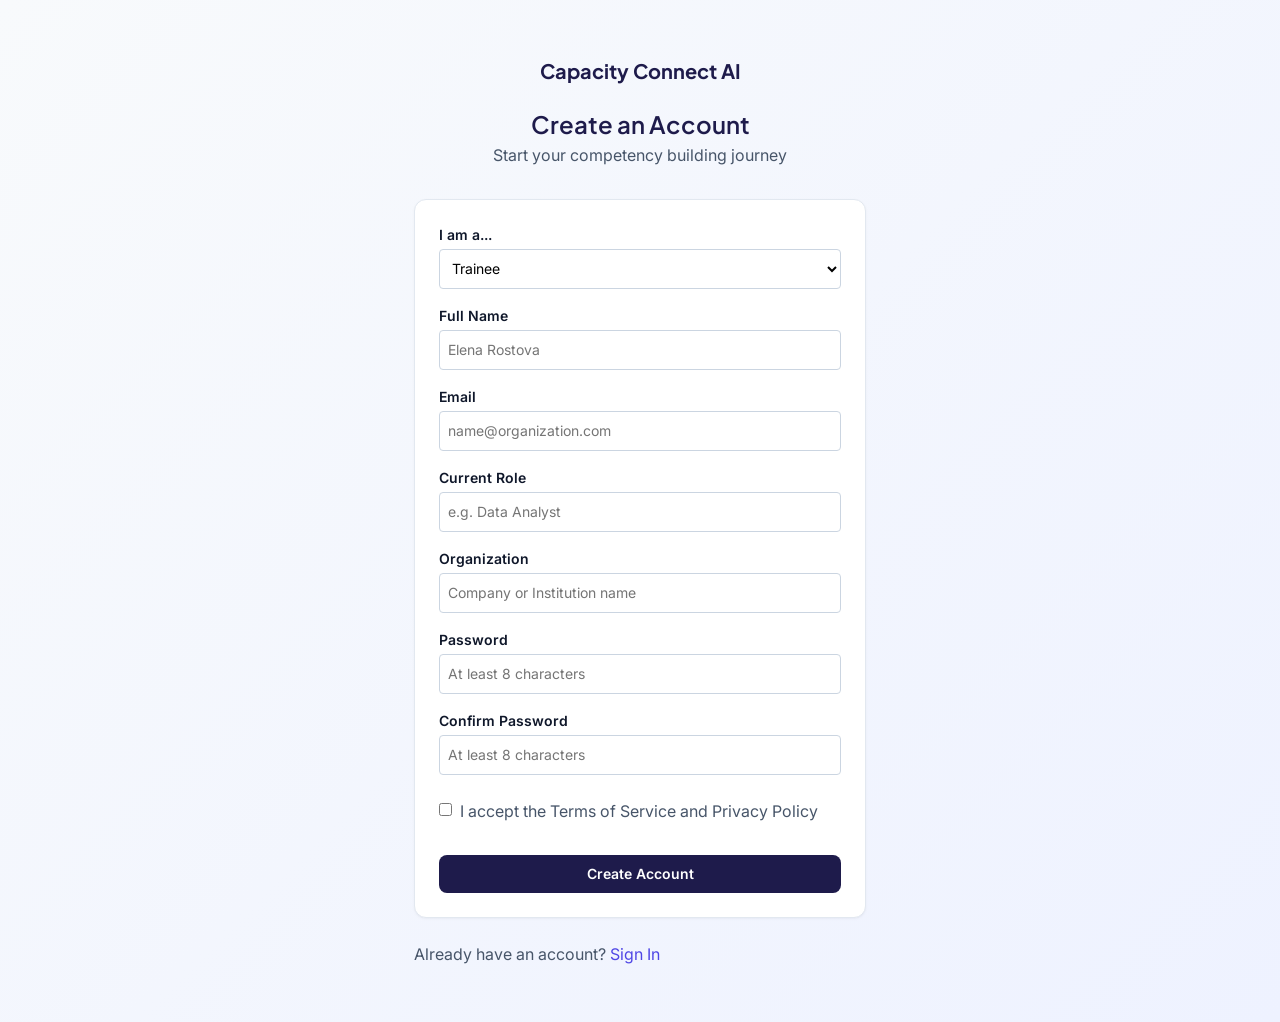
<file: Pages/register.html>
<!DOCTYPE html>
<html lang="en">
<head>
  <meta charset="UTF-8">
  <meta name="viewport" content="width=device-width, initial-scale=1.0">
  <title>Register - Capacity Connect AI</title>
  <link rel="preconnect" href="https://fonts.googleapis.com">
  <link rel="preconnect" href="https://fonts.gstatic.com" crossorigin>
  <link href="https://fonts.googleapis.com/css2?family=Inter:wght@400;500;600;700&family=Plus+Jakarta+Sans:wght@600;700;800&display=swap" rel="stylesheet">
  <link rel="stylesheet" href="../css/style.css">
  <link rel="stylesheet" href="../css/components.css">
  <link rel="stylesheet" href="../css/responsive.css">
  <style>
    body {
      display: flex;
      align-items: center;
      justify-content: center;
      min-height: 100vh;
      background: linear-gradient(135deg, var(--bg-canvas), #eef2ff);
      padding: var(--spacing-xl) 0;
    }
    .auth-container {
      width: 100%;
      max-width: 500px;
      padding: var(--spacing-lg);
    }
    .auth-header {
      text-align: center;
      margin-bottom: var(--spacing-xl);
    }
    .auth-header h1 {
      font-size: var(--text-2xl);
      margin-bottom: var(--spacing-xs);
    }
    .error-msg {
      display: none;
      color: var(--color-danger);
      background-color: var(--color-danger-light);
      padding: var(--spacing-sm);
      border-radius: var(--radius-sm);
      margin-bottom: var(--spacing-md);
      font-size: var(--text-sm);
      text-align: center;
    }
  </style>
</head>
<body>

  <div class="auth-container">
    <div class="auth-header">
      <div class="text-primary" style="font-family: var(--font-family-display); font-weight: 700; font-size: var(--text-xl); margin-bottom: var(--spacing-lg);">Capacity Connect AI</div>
      <h1>Create an Account</h1>
      <p class="text-muted">Start your competency building journey</p>
    </div>

    <div id="auth-error" class="error-msg"></div>

    <div class="card">
      <form id="registerForm">
        
        <div class="form-group">
          <label for="role" class="form-label">I am a...</label>
          <select id="role" class="form-input" required>
            <option value="trainee">Trainee</option>
            <option value="trainer">Trainer</option>
          </select>
        </div>

        <div class="form-group">
          <label for="fullname" class="form-label">Full Name</label>
          <input type="text" id="fullname" class="form-input" placeholder="Elena Rostova" required>
        </div>

        <div class="form-group">
          <label for="email" class="form-label">Email</label>
          <input type="email" id="email" class="form-input" placeholder="name@organization.com" required>
        </div>
        
        <!-- Role Specific Fields -->
        <div id="trainee-fields">
          <div class="form-group">
            <label for="trainee-role" class="form-label">Current Role</label>
            <input type="text" id="trainee-role" class="form-input" placeholder="e.g. Data Analyst">
          </div>
          <div class="form-group">
            <label for="trainee-org" class="form-label">Organization</label>
            <input type="text" id="trainee-org" class="form-input" placeholder="Company or Institution name">
          </div>
        </div>

        <div id="trainer-fields" style="display: none;">
          <div class="form-group">
            <label for="trainer-title" class="form-label">Professional Title</label>
            <input type="text" id="trainer-title" class="form-input" placeholder="e.g. Senior Data Scientist">
          </div>
          <div class="form-group">
            <label for="trainer-expertise" class="form-label">Primary Expertise</label>
            <input type="text" id="trainer-expertise" class="form-input" placeholder="e.g. Machine Learning, Python">
          </div>
        </div>
        
        <div class="form-group">
          <label for="password" class="form-label">Password</label>
          <input type="password" id="password" class="form-input" placeholder="At least 8 characters" required minlength="8">
        </div>
        
        <div class="form-group">
          <label for="confirmPassword" class="form-label">Confirm Password</label>
          <input type="password" id="confirmPassword" class="form-input" placeholder="At least 8 characters" required>
        </div>

        <div class="form-group flex gap-sm" style="align-items: flex-start; margin-top: var(--spacing-lg);">
          <input type="checkbox" id="terms" required style="margin-top: 4px;">
          <label for="terms" class="text-sm text-muted">I accept the Terms of Service and Privacy Policy</label>
        </div>

        <button type="submit" class="btn btn-primary" style="width: 100%; margin-top: var(--spacing-md);">Create Account</button>
      </form>
    </div>

    <p class="text-center text-sm text-muted" style="margin-top: var(--spacing-lg);">
      Already have an account? <a href="login.html">Sign In</a>
    </p>
  </div>

  <script src="../js/api.js"></script>
  <script src="../js/auth.js"></script>
</body>
</html>
</file>
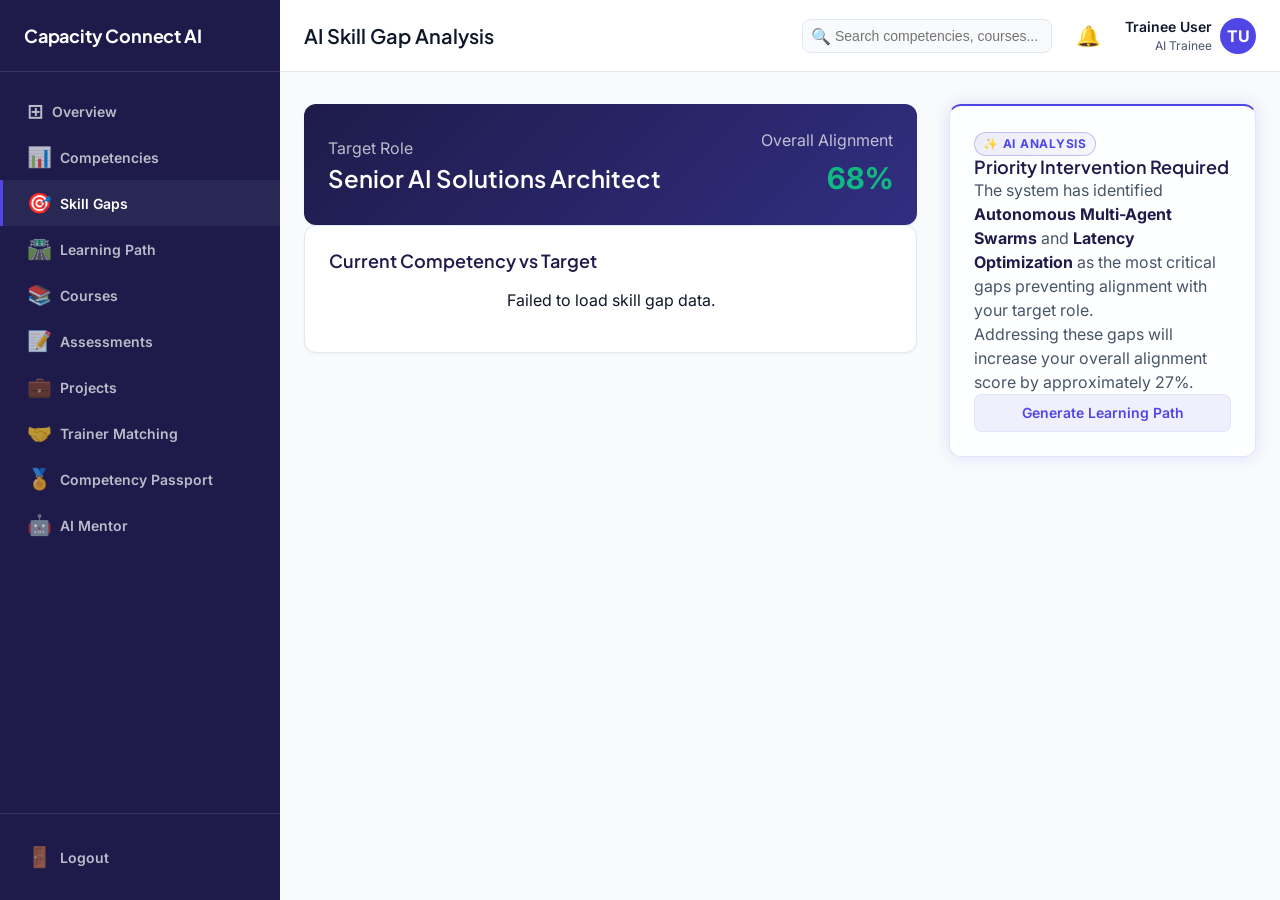
<file: Pages/skill-gap.html>
<!DOCTYPE html>
<html lang="en">
<head>
  <meta charset="UTF-8">
  <meta name="viewport" content="width=device-width, initial-scale=1.0">
  <title>Skill Gaps - Capacity Connect AI</title>
  <link rel="preconnect" href="https://fonts.googleapis.com">
  <link rel="preconnect" href="https://fonts.gstatic.com" crossorigin>
  <link href="https://fonts.googleapis.com/css2?family=Inter:wght@400;500;600;700&family=Plus+Jakarta+Sans:wght@600;700;800&display=swap" rel="stylesheet">
  <link rel="stylesheet" href="../css/style.css">
  <link rel="stylesheet" href="../css/components.css">
  <link rel="stylesheet" href="../css/dashboard.css">
  <link rel="stylesheet" href="../css/responsive.css">
  <style>
    .gap-comparison {
      display: grid;
      grid-template-columns: 1fr 2fr;
      align-items: center;
      gap: var(--spacing-md);
      padding: var(--spacing-sm) 0;
      border-bottom: 1px solid var(--border-default);
    }
    
    .gap-bars {
      display: flex;
      flex-direction: column;
      gap: 4px;
    }
    
    .gap-bar-row {
      display: flex;
      align-items: center;
      gap: var(--spacing-sm);
    }
    
    .gap-bar-label {
      width: 60px;
      font-size: var(--text-xs);
      color: var(--color-neutral-muted);
      text-align: right;
    }
  </style>
</head>
<body>

  <div class="app-container">
    <!-- Sidebar -->
    <aside class="sidebar" id="sidebar">
      <div class="sidebar-brand">
        <div class="sidebar-brand-text">Capacity Connect AI</div>
      </div>
      
      <nav class="sidebar-nav">
        <a href="trainee-dashboard.html" class="nav-item">
          <span class="nav-icon">⊞</span> Overview
        </a>
        <a href="competency-profile.html" class="nav-item">
          <span class="nav-icon">📊</span> Competencies
        </a>
        <a href="skill-gap.html" class="nav-item active">
          <span class="nav-icon">🎯</span> Skill Gaps
        </a>
        <a href="learning-path.html" class="nav-item">
          <span class="nav-icon">🛣️</span> Learning Path
        </a>
        <a href="#" class="nav-item">
          <span class="nav-icon">📚</span> Courses
        </a>
        <a href="assessments.html" class="nav-item">
          <span class="nav-icon">📝</span> Assessments
        </a>
        <a href="projects.html" class="nav-item">
          <span class="nav-icon">💼</span> Projects
        </a>
        <a href="trainer-matching.html" class="nav-item">
          <span class="nav-icon">🤝</span> Trainer Matching
        </a>
        <a href="#" class="nav-item">
          <span class="nav-icon">🏅</span> Competency Passport
        </a>
        <a href="#" class="nav-item">
          <span class="nav-icon">🤖</span> AI Mentor
        </a>
      </nav>

      <div class="sidebar-footer">
        <a href="#" class="nav-item logout-btn" style="padding: var(--spacing-xs) 0;">
          <span class="nav-icon">🚪</span> Logout
        </a>
      </div>
    </aside>

    <!-- Main Wrapper -->
    <div class="main-wrapper">
      
      <!-- Topbar -->
      <header class="topbar">
        <div class="topbar-left">
          <button class="menu-toggle" id="menuToggle">☰</button>
          <h1 class="page-title">AI Skill Gap Analysis</h1>
        </div>
        
        <div class="topbar-right">
          <div class="search-bar">
            <span>🔍</span>
            <input type="text" placeholder="Search competencies, courses...">
          </div>
          <div style="font-size: 1.25rem; cursor: pointer;">🔔</div>
          <div class="user-profile">
            <div class="user-info" style="text-align: right;">
              <span class="user-name" id="topbar-user-name">User Name</span>
              <span class="user-role" id="topbar-user-role">Role</span>
            </div>
            <div class="avatar" id="topbar-user-avatar">UN</div>
          </div>
        </div>
      </header>

      <!-- Page Content -->
      <main class="page-content">
        
        <div class="grid-main">
          
          <div class="flex-col gap-lg">
            
            <!-- Summary Card -->
            <div class="card flex justify-between items-center" style="background: linear-gradient(135deg, var(--color-primary), #312e81); color: white; border: none;">
              <div>
                <div class="text-sm" style="color: rgba(255,255,255,0.7); margin-bottom: 4px;">Target Role</div>
                <h2 style="font-size: var(--text-2xl); color: white;">Senior AI Solutions Architect</h2>
              </div>
              <div style="text-align: right;">
                <div class="text-sm" style="color: rgba(255,255,255,0.7); margin-bottom: 4px;">Overall Alignment</div>
                <div style="font-size: var(--text-3xl); font-weight: 700; color: var(--color-tertiary);">68%</div>
              </div>
            </div>

            <!-- Gaps Comparison -->
            <div class="card">
              <h3 class="card-title mb-lg">Current Competency vs Target</h3>
              
              <div id="gap-comparison-list">
                <!-- Injected via JS -->
              </div>
            </div>

          </div>

          <div class="flex-col gap-lg">
            
            <!-- AI Analysis -->
            <div class="card card-ai">
              <span class="badge badge-ai mb-sm">✨ AI Analysis</span>
              <h3 class="card-title mb-sm">Priority Intervention Required</h3>
              <p class="text-sm text-muted mb-md">
                The system has identified <strong class="text-primary">Autonomous Multi-Agent Swarms</strong> and <strong class="text-primary">Latency Optimization</strong> as the most critical gaps preventing alignment with your target role.
              </p>
              <p class="text-sm text-muted mb-lg">
                Addressing these gaps will increase your overall alignment score by approximately 27%.
              </p>
              
              <button id="generate-path-btn" class="btn btn-secondary w-full" style="width: 100%;">Generate Learning Path</button>
              
              <div id="ai-notification" class="text-xs text-secondary mt-sm" style="display: none; text-align: center;">
                Learning path generation will be connected to the AI engine in Phase 2.
              </div>
            </div>

          </div>

        </div>

      </main>
    </div>
  </div>

  <script src="../js/main.js"></script>
  <script src="../js/api.js"></script>
  <script src="../js/auth.js"></script>
  <script src="../js/skill-gap.js"></script>
</body>
</html>
</file>
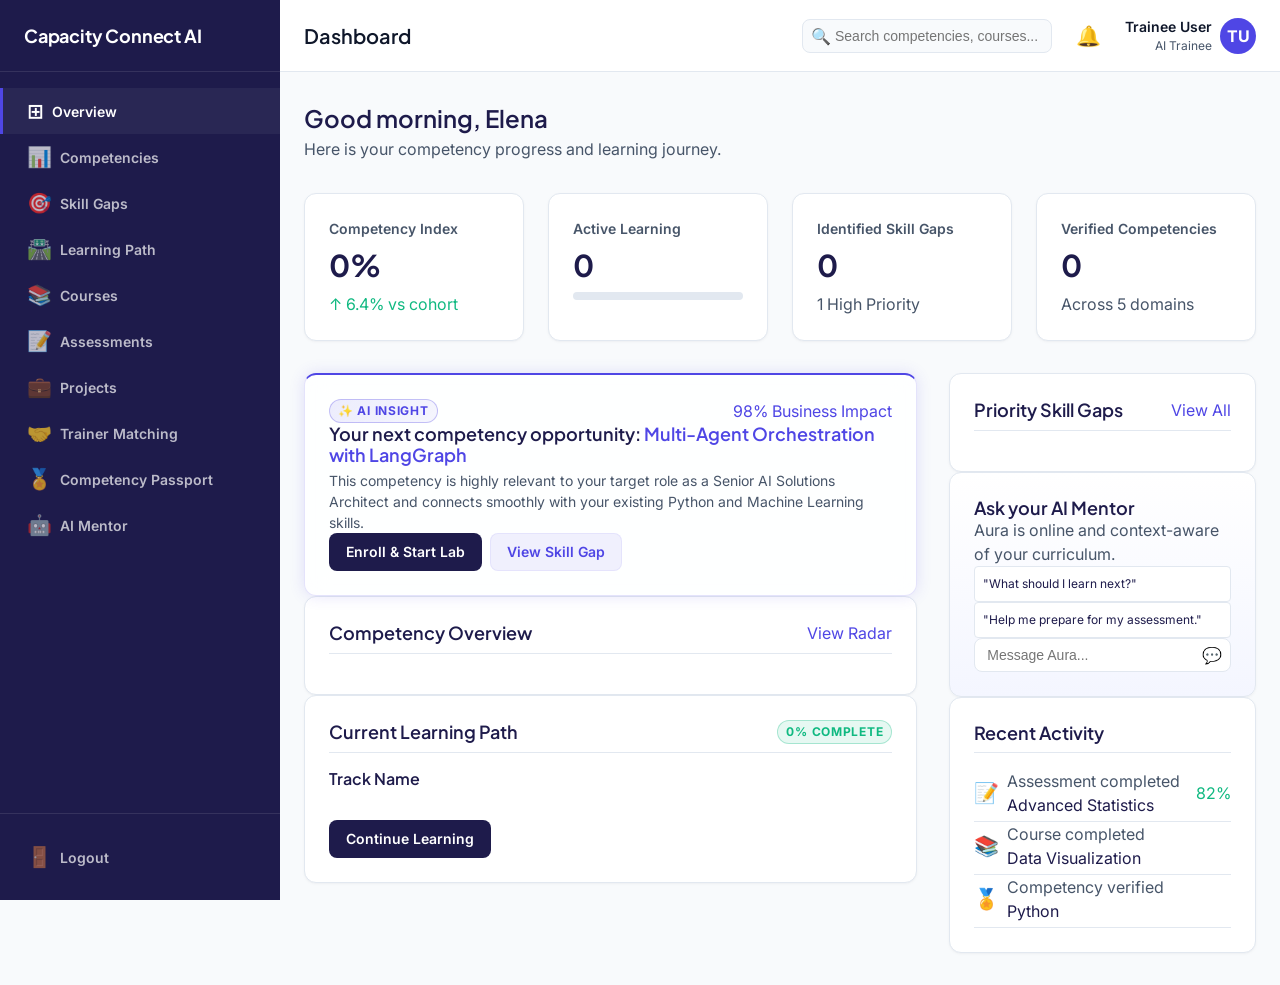
<file: Pages/trainee-dashboard.html>
<!DOCTYPE html>
<html lang="en">
<head>
  <meta charset="UTF-8">
  <meta name="viewport" content="width=device-width, initial-scale=1.0">
  <title>Trainee Dashboard - Capacity Connect AI</title>
  <link rel="preconnect" href="https://fonts.googleapis.com">
  <link rel="preconnect" href="https://fonts.gstatic.com" crossorigin>
  <link href="https://fonts.googleapis.com/css2?family=Inter:wght@400;500;600;700&family=Plus+Jakarta+Sans:wght@600;700;800&display=swap" rel="stylesheet">
  <link rel="stylesheet" href="../css/style.css">
  <link rel="stylesheet" href="../css/components.css">
  <link rel="stylesheet" href="../css/dashboard.css">
  <link rel="stylesheet" href="../css/responsive.css">
</head>
<body>

  <div class="app-container">
    <!-- Sidebar -->
    <aside class="sidebar" id="sidebar">
      <div class="sidebar-brand">
        <div class="sidebar-brand-text">Capacity Connect AI</div>
      </div>
      
      <nav class="sidebar-nav">
        <a href="trainee-dashboard.html" class="nav-item active">
          <span class="nav-icon">⊞</span> Overview
        </a>
        <a href="competency-profile.html" class="nav-item">
          <span class="nav-icon">📊</span> Competencies
        </a>
        <a href="skill-gap.html" class="nav-item">
          <span class="nav-icon">🎯</span> Skill Gaps
        </a>
        <a href="learning-path.html" class="nav-item">
          <span class="nav-icon">🛣️</span> Learning Path
        </a>
        <a href="#" class="nav-item">
          <span class="nav-icon">📚</span> Courses
        </a>
        <a href="assessments.html" class="nav-item">
          <span class="nav-icon">📝</span> Assessments
        </a>
        <a href="projects.html" class="nav-item">
          <span class="nav-icon">💼</span> Projects
        </a>
        <a href="trainer-matching.html" class="nav-item">
          <span class="nav-icon">🤝</span> Trainer Matching
        </a>
        <a href="#" class="nav-item">
          <span class="nav-icon">🏅</span> Competency Passport
        </a>
        <a href="#" class="nav-item">
          <span class="nav-icon">🤖</span> AI Mentor
        </a>
      </nav>

      <div class="sidebar-footer">
        <a href="#" class="nav-item logout-btn" style="padding: var(--spacing-xs) 0;">
          <span class="nav-icon">🚪</span> Logout
        </a>
      </div>
    </aside>

    <!-- Main Wrapper -->
    <div class="main-wrapper">
      
      <!-- Topbar -->
      <header class="topbar">
        <div class="topbar-left">
          <button class="menu-toggle" id="menuToggle">☰</button>
          <h1 class="page-title">Dashboard</h1>
        </div>
        
        <div class="topbar-right">
          <div class="search-bar">
            <span>🔍</span>
            <input type="text" placeholder="Search competencies, courses...">
          </div>
          <div style="font-size: 1.25rem; cursor: pointer;">🔔</div>
          <div class="user-profile">
            <div class="user-info" style="text-align: right;">
              <span class="user-name" id="topbar-user-name">User Name</span>
              <span class="user-role" id="topbar-user-role">Role</span>
            </div>
            <div class="avatar" id="topbar-user-avatar">UN</div>
          </div>
        </div>
      </header>

      <!-- Page Content -->
      <main class="page-content">
        
        <!-- Welcome Header -->
        <div style="margin-bottom: var(--spacing-xl);">
          <h2 id="welcome-message" style="font-size: var(--text-2xl); margin-bottom: var(--spacing-xs);">Good morning, Elena</h2>
          <p class="text-muted">Here is your competency progress and learning journey.</p>
        </div>

        <!-- KPI Grid -->
        <div class="grid-kpi">
          <div class="card">
            <div class="kpi-label">Competency Index</div>
            <div class="kpi-value" id="kpi-index">0%</div>
            <div class="text-xs text-success">↑ 6.4% vs cohort</div>
          </div>
          <div class="card">
            <div class="kpi-label">Active Learning</div>
            <div class="kpi-value" id="kpi-learning">0 hrs</div>
            <div class="progress-container">
              <div class="progress-bar" id="kpi-learning-progress" style="width: 0%"></div>
            </div>
          </div>
          <div class="card">
            <div class="kpi-label">Identified Skill Gaps</div>
            <div class="kpi-value text-warning" id="kpi-gaps">0</div>
            <div class="text-xs text-muted">1 High Priority</div>
          </div>
          <div class="card">
            <div class="kpi-label">Verified Competencies</div>
            <div class="kpi-value text-success" id="kpi-verified">0</div>
            <div class="text-xs text-muted">Across 5 domains</div>
          </div>
        </div>

        <!-- Main Dashboard Grid -->
        <div class="grid-main">
          
          <!-- Left Column (Wider) -->
          <div class="flex-col gap-lg">
            
            <!-- AI Insight Card -->
            <div class="card card-ai">
              <div class="flex justify-between items-center mb-sm">
                <span class="badge badge-ai">✨ AI INSIGHT</span>
                <span class="text-xs font-weight-bold text-secondary">98% Business Impact</span>
              </div>
              <h3 class="card-title" style="margin-bottom: var(--spacing-xs);">Your next competency opportunity: <span class="text-secondary">Multi-Agent Orchestration with LangGraph</span></h3>
              <p class="text-muted mb-lg" style="font-size: var(--text-sm);">This competency is highly relevant to your target role as a Senior AI Solutions Architect and connects smoothly with your existing Python and Machine Learning skills.</p>
              <div class="flex gap-sm">
                <button class="btn btn-primary">Enroll & Start Lab</button>
                <button class="btn btn-secondary">View Skill Gap</button>
              </div>
            </div>

            <!-- Competency Overview -->
            <div class="card">
              <div class="card-header">
                <h3 class="card-title">Competency Overview</h3>
                <a href="competency-profile.html" class="text-sm text-secondary font-weight-bold">View Radar</a>
              </div>
              <div id="competency-bars-container">
                <!-- Injected via JS -->
              </div>
            </div>

            <!-- Current Learning Path -->
            <div class="card">
              <div class="card-header">
                <h3 class="card-title">Current Learning Path</h3>
                <span class="badge badge-success" id="learning-path-progress-badge">0% Complete</span>
              </div>
              <h4 id="learning-path-track" style="color: var(--color-primary); margin-bottom: var(--spacing-sm);">Track Name</h4>
              
              <div class="timeline" id="learning-path-timeline">
                <!-- Injected via JS -->
              </div>
              
              <button class="btn btn-primary" style="margin-top: var(--spacing-md);">Continue Learning</button>
            </div>

          </div>

          <!-- Right Column (Narrower) -->
          <div class="flex-col gap-lg">
            
            <!-- Skill Gaps Priority -->
            <div class="card">
              <div class="card-header">
                <h3 class="card-title">Priority Skill Gaps</h3>
                <a href="skill-gap.html" class="text-sm text-secondary font-weight-bold">View All</a>
              </div>
              <div id="skill-gap-list" class="flex-col gap-md">
                <!-- Injected via JS -->
              </div>
            </div>

            <!-- AI Mentor Card -->
            <div class="card" style="background: linear-gradient(180deg, var(--bg-surface) 0%, #f4f6ff 100%);">
              <h3 class="card-title mb-sm">Ask your AI Mentor</h3>
              <p class="text-muted text-sm mb-md">Aura is online and context-aware of your curriculum.</p>
              
              <div class="flex-col gap-sm mb-md">
                <div style="background: white; padding: 0.5rem; border-radius: var(--radius-sm); border: 1px solid var(--border-default); font-size: var(--text-xs); color: var(--color-primary); cursor: pointer;">
                  "What should I learn next?"
                </div>
                <div style="background: white; padding: 0.5rem; border-radius: var(--radius-sm); border: 1px solid var(--border-default); font-size: var(--text-xs); color: var(--color-primary); cursor: pointer;">
                  "Help me prepare for my assessment."
                </div>
              </div>
              
              <div class="search-bar" style="width: 100%; background: white;">
                <input type="text" placeholder="Message Aura...">
                <span style="color: var(--color-secondary); cursor: pointer;">💬</span>
              </div>
            </div>

            <!-- Recent Activity -->
            <div class="card">
              <div class="card-header">
                <h3 class="card-title">Recent Activity</h3>
              </div>
              <div id="recent-activity-list" class="flex-col gap-sm">
                <!-- Injected via JS -->
              </div>
            </div>

          </div>

        </div>

      </main>
    </div>
  </div>

  <script src="../js/main.js"></script>
  <script src="../js/auth.js"></script>
  <script src="../js/dashboard.js"></script>
</body>
</html>
</file>
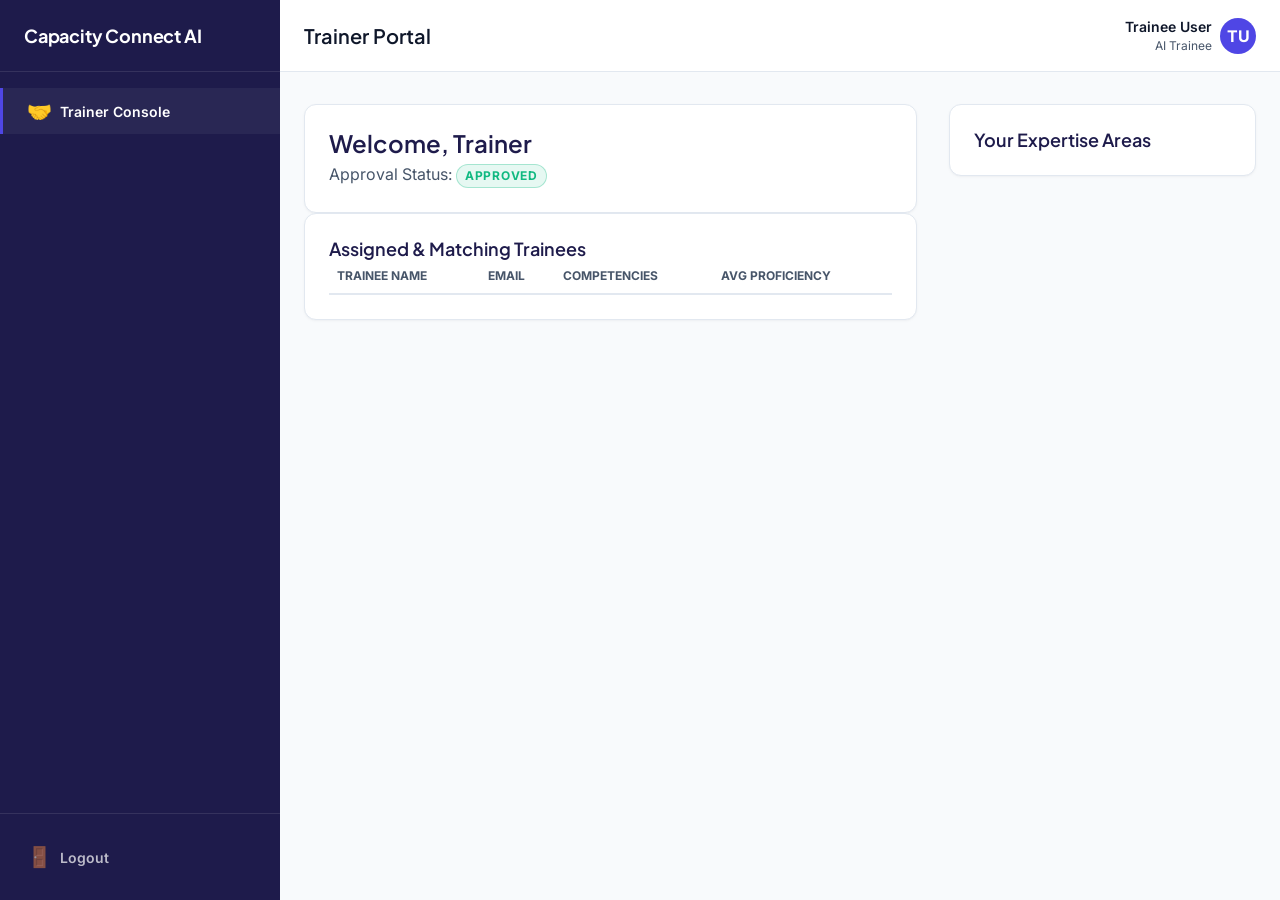
<file: Pages/trainer-dashboard.html>
<!DOCTYPE html>
<html lang="en">
<head>
  <meta charset="UTF-8">
  <meta name="viewport" content="width=device-width, initial-scale=1.0">
  <title>Trainer Dashboard - Capacity Connect AI</title>
  <link rel="preconnect" href="https://fonts.googleapis.com">
  <link rel="preconnect" href="https://fonts.gstatic.com" crossorigin>
  <link href="https://fonts.googleapis.com/css2?family=Inter:wght@400;500;600;700&family=Plus+Jakarta+Sans:wght@600;700;800&display=swap" rel="stylesheet">
  <link rel="stylesheet" href="../css/style.css">
  <link rel="stylesheet" href="../css/components.css">
  <link rel="stylesheet" href="../css/dashboard.css">
  <link rel="stylesheet" href="../css/responsive.css">
</head>
<body>

  <div class="app-container">
    <!-- Sidebar -->
    <aside class="sidebar" id="sidebar">
      <div class="sidebar-brand">
        <div class="sidebar-brand-text">Capacity Connect AI</div>
      </div>
      
      <nav class="sidebar-nav">
        <a href="trainer-dashboard.html" class="nav-item active">
          <span class="nav-icon">🤝</span> Trainer Console
        </a>
      </nav>

      <div class="sidebar-footer">
        <a href="#" class="nav-item logout-btn" style="padding: var(--spacing-xs) 0;">
          <span class="nav-icon">🚪</span> Logout
        </a>
      </div>
    </aside>

    <!-- Main Wrapper -->
    <div class="main-wrapper">
      
      <!-- Topbar -->
      <header class="topbar">
        <div class="topbar-left">
          <button class="menu-toggle" id="menuToggle">☰</button>
          <h1 class="page-title">Trainer Portal</h1>
        </div>
        
        <div class="topbar-right">
          <div class="user-profile">
            <div class="user-info" style="text-align: right;">
              <span class="user-name" id="topbar-user-name">Trainer User</span>
              <span class="user-role" id="topbar-user-role">Senior Trainer</span>
            </div>
            <div class="avatar" id="topbar-user-avatar">TR</div>
          </div>
        </div>
      </header>

      <!-- Page Content -->
      <main class="page-content">
        
        <div class="grid-main">
          
          <div class="flex-col gap-lg">
            
            <!-- Welcome Header -->
            <div class="card">
              <h2 id="trainer-welcome" style="font-size: var(--text-2xl); color: var(--color-primary); margin-bottom: 4px;">Welcome, Trainer</h2>
              <div class="text-sm text-muted">Approval Status: <span id="trainer-approval-status" class="badge badge-success">APPROVED</span></div>
            </div>

            <!-- Assigned Trainees Table -->
            <div class="card">
              <h3 class="card-title mb-md">Assigned & Matching Trainees</h3>
              <table style="width: 100%; border-collapse: collapse; text-align: left;">
                <thead>
                  <tr style="border-bottom: 2px solid var(--border-default); color: var(--color-neutral-muted); font-size: var(--text-xs);">
                    <th style="padding: var(--spacing-sm);">TRAINEE NAME</th>
                    <th style="padding: var(--spacing-sm);">EMAIL</th>
                    <th style="padding: var(--spacing-sm);">COMPETENCIES</th>
                    <th style="padding: var(--spacing-sm);">AVG PROFICIENCY</th>
                  </tr>
                </thead>
                <tbody id="trainer-trainees-table">
                  <!-- Injected via JS -->
                </tbody>
              </table>
            </div>

          </div>

          <div class="flex-col gap-lg">
            
            <!-- Trainer Expertise List -->
            <div class="card">
              <h3 class="card-title mb-md">Your Expertise Areas</h3>
              <div id="trainer-expertise-list" class="flex-col gap-sm">
                <!-- Injected via JS -->
              </div>
            </div>

          </div>

        </div>

      </main>
    </div>
  </div>

  <script src="../js/main.js"></script>
  <script src="../js/api.js"></script>
  <script src="../js/auth.js"></script>
  <script src="../js/trainer.js"></script>
</body>
</html>
</file>
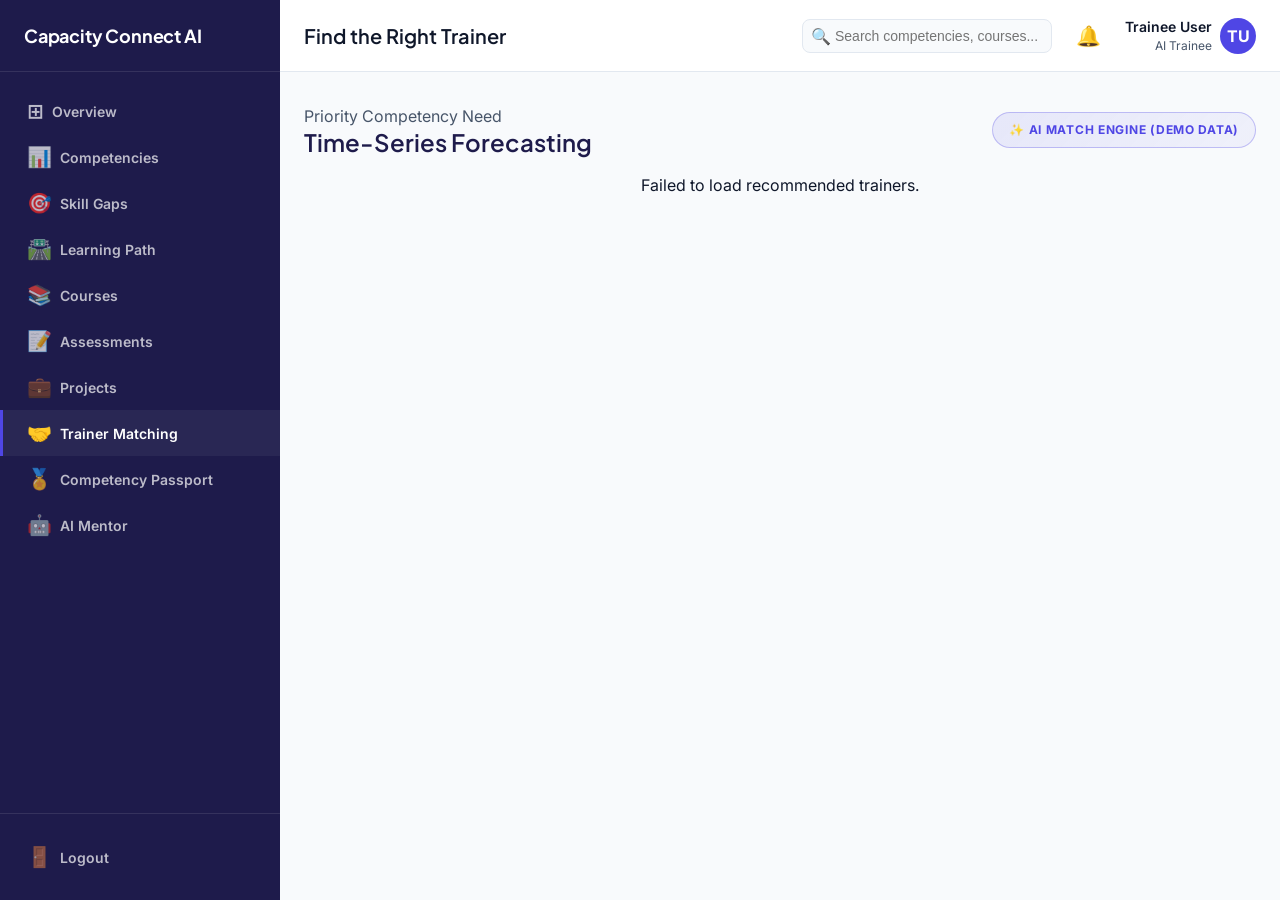
<file: Pages/trainer-matching.html>
<!DOCTYPE html>
<html lang="en">
<head>
  <meta charset="UTF-8">
  <meta name="viewport" content="width=device-width, initial-scale=1.0">
  <title>Trainer Matching - Capacity Connect AI</title>
  <link rel="preconnect" href="https://fonts.googleapis.com">
  <link rel="preconnect" href="https://fonts.gstatic.com" crossorigin>
  <link href="https://fonts.googleapis.com/css2?family=Inter:wght@400;500;600;700&family=Plus+Jakarta+Sans:wght@600;700;800&display=swap" rel="stylesheet">
  <link rel="stylesheet" href="../css/style.css">
  <link rel="stylesheet" href="../css/components.css">
  <link rel="stylesheet" href="../css/dashboard.css">
  <link rel="stylesheet" href="../css/responsive.css">
</head>
<body>

  <div class="app-container">
    <!-- Sidebar -->
    <aside class="sidebar" id="sidebar">
      <div class="sidebar-brand">
        <div class="sidebar-brand-text">Capacity Connect AI</div>
      </div>
      
      <nav class="sidebar-nav">
        <a href="trainee-dashboard.html" class="nav-item">
          <span class="nav-icon">⊞</span> Overview
        </a>
        <a href="competency-profile.html" class="nav-item">
          <span class="nav-icon">📊</span> Competencies
        </a>
        <a href="skill-gap.html" class="nav-item">
          <span class="nav-icon">🎯</span> Skill Gaps
        </a>
        <a href="learning-path.html" class="nav-item">
          <span class="nav-icon">🛣️</span> Learning Path
        </a>
        <a href="#" class="nav-item">
          <span class="nav-icon">📚</span> Courses
        </a>
        <a href="assessments.html" class="nav-item">
          <span class="nav-icon">📝</span> Assessments
        </a>
        <a href="projects.html" class="nav-item">
          <span class="nav-icon">💼</span> Projects
        </a>
        <a href="trainer-matching.html" class="nav-item active">
          <span class="nav-icon">🤝</span> Trainer Matching
        </a>
        <a href="#" class="nav-item">
          <span class="nav-icon">🏅</span> Competency Passport
        </a>
        <a href="#" class="nav-item">
          <span class="nav-icon">🤖</span> AI Mentor
        </a>
      </nav>

      <div class="sidebar-footer">
        <a href="#" class="nav-item logout-btn" style="padding: var(--spacing-xs) 0;">
          <span class="nav-icon">🚪</span> Logout
        </a>
      </div>
    </aside>

    <!-- Main Wrapper -->
    <div class="main-wrapper">
      
      <!-- Topbar -->
      <header class="topbar">
        <div class="topbar-left">
          <button class="menu-toggle" id="menuToggle">☰</button>
          <h1 class="page-title">Find the Right Trainer</h1>
        </div>
        
        <div class="topbar-right">
          <div class="search-bar">
            <span>🔍</span>
            <input type="text" placeholder="Search competencies, courses...">
          </div>
          <div style="font-size: 1.25rem; cursor: pointer;">🔔</div>
          <div class="user-profile">
            <div class="user-info" style="text-align: right;">
              <span class="user-name" id="topbar-user-name">User Name</span>
              <span class="user-role" id="topbar-user-role">Role</span>
            </div>
            <div class="avatar" id="topbar-user-avatar">UN</div>
          </div>
        </div>
      </header>

      <!-- Page Content -->
      <main class="page-content">
        
        <div class="flex justify-between items-center mb-xl">
          <div>
            <div class="text-sm text-muted mb-xs">Priority Competency Need</div>
            <h2 style="font-size: var(--text-2xl); color: var(--color-primary);">Time-Series Forecasting</h2>
          </div>
          <span class="badge badge-ai" style="padding: 0.5rem 1rem;">✨ AI Match Engine (Demo Data)</span>
        </div>

        <div class="grid-main" style="grid-template-columns: 1fr;">
          
          <div id="trainer-cards-container" class="flex-col gap-lg">
            <!-- Injected via JS -->
          </div>

        </div>

      </main>
    </div>
  </div>

  <script src="../js/main.js"></script>
  <script src="../js/api.js"></script>
  <script src="../js/auth.js"></script>
  <script src="../js/trainer-matching.js"></script>
</body>
</html>
</file>
<file: css/style.css>
/* ==========================================================================
   CAPACITY CONNECT AI - Global Design System & Variables
   ========================================================================== */

:root {
  /* Colors - Executive Precision Theme */
  --color-primary: #1e1b4b; /* Deep Indigo Slate */
  --color-secondary: #4f46e5; /* Electric Indigo / AI Iris */
  --color-secondary-light: rgba(79, 70, 229, 0.08);
  --color-tertiary: #10b981; /* Crisp Emerald */
  --color-tertiary-light: rgba(16, 185, 129, 0.1);
  
  --color-neutral: #0f172a; /* Dark Slate Charcoal */
  --color-neutral-muted: #475569;
  --color-neutral-light: #f1f5f9;
  
  /* Semantic */
  --color-success: #10b981;
  --color-warning: #f59e0b;
  --color-danger: #f43f5e;
  --color-danger-light: rgba(244, 63, 94, 0.1);

  /* Surfaces & Backgrounds */
  --bg-canvas: #f8fafc;
  --bg-surface: #ffffff;
  --bg-surface-elevated: rgba(255, 255, 255, 0.85); /* Glassmorphism */
  
  /* Borders */
  --border-default: #e2e8f0;
  --border-hover: #cbd5e1;
  --border-focus: rgba(79, 70, 229, 0.24);

  /* Typography */
  --font-family-sans: 'Inter', system-ui, -apple-system, sans-serif;
  --font-family-display: 'Plus Jakarta Sans', 'Inter', system-ui, sans-serif;

  /* Font Sizes */
  --text-xs: 0.75rem; /* 12px */
  --text-sm: 0.875rem; /* 14px */
  --text-base: 1rem; /* 16px */
  --text-lg: 1.125rem; /* 18px */
  --text-xl: 1.25rem; /* 20px */
  --text-2xl: 1.5rem; /* 24px */
  --text-3xl: 1.875rem; /* 30px */
  --text-4xl: 2.25rem; /* 36px */

  /* Spacing */
  --spacing-xs: 0.25rem; /* 4px */
  --spacing-sm: 0.5rem; /* 8px */
  --spacing-md: 1rem; /* 16px */
  --spacing-lg: 1.5rem; /* 24px */
  --spacing-xl: 2rem; /* 32px */
  --spacing-2xl: 3rem; /* 48px */
  
  /* Grid & Layout */
  --grid-gutter: var(--spacing-lg);
  --sidebar-width: 280px;
  --topbar-height: 72px;

  /* Shadows */
  --shadow-sm: 0 1px 3px 0 rgba(15, 23, 42, 0.04), 0 1px 2px -1px rgba(15, 23, 42, 0.04);
  --shadow-md: 0 4px 6px -1px rgba(15, 23, 42, 0.06), 0 2px 4px -2px rgba(15, 23, 42, 0.04);
  --shadow-lg: 0 10px 15px -3px rgba(15, 23, 42, 0.06), 0 4px 6px -4px rgba(15, 23, 42, 0.04);
  --shadow-glow: 0 0 15px rgba(79, 70, 229, 0.15);

  /* Radius */
  --radius-sm: 0.25rem; /* 4px */
  --radius-md: 0.5rem; /* 8px */
  --radius-lg: 0.75rem; /* 12px */
  --radius-full: 9999px;
}

/* ==========================================================================
   CSS Reset & Base Styles
   ========================================================================== */
*, *::before, *::after {
  box-sizing: border-box;
  margin: 0;
  padding: 0;
}

body {
  font-family: var(--font-family-sans);
  background-color: var(--bg-canvas);
  color: var(--color-neutral);
  line-height: 1.5;
  -webkit-font-smoothing: antialiased;
  -moz-osx-font-smoothing: grayscale;
}

h1, h2, h3, h4, h5, h6 {
  font-family: var(--font-family-display);
  font-weight: 600;
  color: var(--color-primary);
  line-height: 1.2;
}

a {
  color: var(--color-secondary);
  text-decoration: none;
  transition: color 0.2s ease;
}

a:hover {
  color: var(--color-primary);
}

ul, ol {
  list-style: none;
}

img {
  max-width: 100%;
  height: auto;
  display: block;
}

/* Utilities */
.text-primary { color: var(--color-primary); }
.text-secondary { color: var(--color-secondary); }
.text-success { color: var(--color-success); }
.text-warning { color: var(--color-warning); }
.text-danger { color: var(--color-danger); }
.text-muted { color: var(--color-neutral-muted); }

.bg-surface { background-color: var(--bg-surface); }
.bg-canvas { background-color: var(--bg-canvas); }

.flex { display: flex; }
.flex-col { flex-direction: column; }
.items-center { align-items: center; }
.justify-between { justify-content: space-between; }
.justify-center { justify-content: center; }
.gap-sm { gap: var(--spacing-sm); }
.gap-md { gap: var(--spacing-md); }
.gap-lg { gap: var(--spacing-lg); }

.container {
  width: 100%;
  max-width: 1280px;
  margin: 0 auto;
  padding: 0 var(--spacing-lg);
}
</file>
<file: css/components.css>
/* ==========================================================================
   CAPACITY CONNECT AI - UI Components
   ========================================================================== */

/* Buttons */
.btn {
  display: inline-flex;
  align-items: center;
  justify-content: center;
  padding: 0.5rem 1rem;
  font-family: var(--font-family-sans);
  font-weight: 600;
  font-size: var(--text-sm);
  border-radius: var(--radius-md);
  border: 1px solid transparent;
  cursor: pointer;
  transition: all 0.2s ease;
  line-height: 1.25rem;
}

.btn-primary {
  background-color: var(--color-primary);
  color: #ffffff;
}

.btn-primary:hover {
  background-color: var(--color-secondary);
  box-shadow: var(--shadow-sm);
}

.btn-secondary {
  background-color: var(--color-secondary-light);
  color: var(--color-secondary);
  border-color: var(--color-secondary-light);
}

.btn-secondary:hover {
  background-color: rgba(79, 70, 229, 0.15);
}

.btn-outline {
  background-color: transparent;
  color: var(--color-neutral);
  border-color: var(--border-default);
}

.btn-outline:hover {
  border-color: var(--border-hover);
  background-color: var(--color-neutral-light);
}

/* Cards */
.card {
  background-color: var(--bg-surface);
  border: 1px solid var(--border-default);
  border-radius: var(--radius-lg);
  padding: var(--spacing-lg);
  box-shadow: var(--shadow-sm);
  transition: box-shadow 0.2s ease, border-color 0.2s ease;
}

.card:hover {
  box-shadow: var(--shadow-md);
  border-color: var(--border-hover);
}

.card-header {
  margin-bottom: var(--spacing-md);
  border-bottom: 1px solid var(--border-default);
  padding-bottom: var(--spacing-sm);
  display: flex;
  justify-content: space-between;
  align-items: center;
}

.card-title {
  font-size: var(--text-lg);
  font-weight: 600;
  color: var(--color-primary);
}

/* AI Insight Card (Special Glassmorphism effect) */
.card-ai {
  background: var(--bg-surface-elevated);
  backdrop-filter: blur(12px);
  border: 1px solid rgba(79, 70, 229, 0.15);
  border-top: 2px solid var(--color-secondary);
  box-shadow: var(--shadow-glow);
}

/* Badges / Chips */
.badge {
  display: inline-flex;
  align-items: center;
  padding: 0.125rem 0.5rem;
  font-size: var(--text-xs);
  font-weight: 700;
  border-radius: var(--radius-full);
  text-transform: uppercase;
  letter-spacing: 0.06em;
}

.badge-success {
  background-color: var(--color-tertiary-light);
  color: var(--color-success);
  border: 1px solid rgba(16, 185, 129, 0.3);
}

.badge-warning {
  background-color: rgba(245, 158, 11, 0.1);
  color: var(--color-warning);
  border: 1px solid rgba(245, 158, 11, 0.3);
}

.badge-danger {
  background-color: var(--color-danger-light);
  color: var(--color-danger);
  border: 1px solid rgba(244, 63, 94, 0.25);
}

.badge-ai {
  background: linear-gradient(135deg, rgba(79, 70, 229, 0.1), rgba(79, 70, 229, 0.05));
  color: var(--color-secondary);
  border: 1px solid rgba(79, 70, 229, 0.3);
}

/* Forms */
.form-group {
  margin-bottom: var(--spacing-md);
}

.form-label {
  display: block;
  font-size: var(--text-sm);
  font-weight: 600;
  color: var(--color-neutral);
  margin-bottom: var(--spacing-xs);
}

.form-input {
  width: 100%;
  height: 40px;
  padding: 0 var(--spacing-sm);
  font-family: var(--font-family-sans);
  font-size: var(--text-sm);
  border: 1px solid var(--border-hover);
  border-radius: var(--radius-sm);
  background-color: var(--bg-surface);
  transition: border-color 0.2s ease, box-shadow 0.2s ease;
}

.form-input:focus {
  outline: none;
  border-color: var(--color-secondary);
  box-shadow: 0 0 0 2px var(--color-secondary-light);
}

/* Progress Bars */
.progress-container {
  width: 100%;
  height: 8px;
  background-color: var(--border-default);
  border-radius: var(--radius-full);
  overflow: hidden;
  margin-top: var(--spacing-xs);
}

.progress-bar {
  height: 100%;
  background-color: var(--color-secondary);
  border-radius: var(--radius-full);
  transition: width 0.5s ease;
}

.progress-bar.success {
  background-color: var(--color-success);
}
</file>
<file: css/responsive.css>
/* ==========================================================================
   CAPACITY CONNECT AI - Responsive Media Queries
   ========================================================================== */

/* Tablet (max-width: 1024px) */
@media (max-width: 1024px) {
  .grid-main {
    grid-template-columns: 1fr;
  }
  
  .grid-kpi {
    grid-template-columns: repeat(2, 1fr);
  }
}

/* Mobile & Tablet Portrait (max-width: 768px) */
@media (max-width: 768px) {
  /* Sidebar handling */
  .sidebar {
    transform: translateX(-100%);
  }
  
  .sidebar.open {
    transform: translateX(0);
    box-shadow: var(--shadow-lg);
  }
  
  .main-wrapper {
    margin-left: 0;
  }
  
  .menu-toggle {
    display: block;
  }
  
  .search-bar {
    display: none; /* Hide on small screens for simplicity */
  }
  
  .user-info {
    display: none; /* Show only avatar on mobile */
  }
  
  .page-content {
    padding: var(--spacing-md);
  }
}

/* Small Mobile (max-width: 480px) */
@media (max-width: 480px) {
  .grid-kpi {
    grid-template-columns: 1fr;
  }
  
  .card {
    padding: var(--spacing-md);
  }
  
  .page-title {
    font-size: var(--text-lg);
  }
}
</file>
<file: css/dashboard.css>
/* ==========================================================================
   CAPACITY CONNECT AI - Dashboard Layout & Shell
   ========================================================================== */

.app-container {
  display: flex;
  min-height: 100vh;
  width: 100%;
}

/* Sidebar Navigation */
.sidebar {
  width: var(--sidebar-width);
  background-color: var(--color-primary);
  color: #ffffff;
  display: flex;
  flex-direction: column;
  position: fixed;
  top: 0;
  left: 0;
  bottom: 0;
  z-index: 100;
  transition: transform 0.3s ease;
}

.sidebar-brand {
  height: var(--topbar-height);
  display: flex;
  align-items: center;
  padding: 0 var(--spacing-lg);
  border-bottom: 1px solid rgba(255, 255, 255, 0.1);
}

.sidebar-brand-text {
  font-family: var(--font-family-display);
  font-weight: 700;
  font-size: var(--text-lg);
  color: #ffffff;
  letter-spacing: -0.01em;
}

.sidebar-nav {
  flex: 1;
  overflow-y: auto;
  padding: var(--spacing-md) 0;
}

.nav-item {
  display: flex;
  align-items: center;
  padding: var(--spacing-sm) var(--spacing-lg);
  color: rgba(255, 255, 255, 0.7);
  font-weight: 600;
  font-size: var(--text-sm);
  transition: all 0.2s ease;
  border-left: 3px solid transparent;
}

.nav-item:hover, .nav-item.active {
  color: #ffffff;
  background-color: rgba(255, 255, 255, 0.05);
}

.nav-item.active {
  border-left-color: var(--color-secondary);
}

.nav-icon {
  margin-right: var(--spacing-sm);
  font-size: 1.25rem;
}

.sidebar-footer {
  padding: var(--spacing-lg);
  border-top: 1px solid rgba(255, 255, 255, 0.1);
}

/* Main Content Area */
.main-wrapper {
  flex: 1;
  margin-left: var(--sidebar-width);
  display: flex;
  flex-direction: column;
  min-height: 100vh;
}

/* Topbar */
.topbar {
  height: var(--topbar-height);
  background-color: var(--bg-surface);
  border-bottom: 1px solid var(--border-default);
  display: flex;
  align-items: center;
  justify-content: space-between;
  padding: 0 var(--spacing-lg);
  position: sticky;
  top: 0;
  z-index: 50;
}

.topbar-left {
  display: flex;
  align-items: center;
  gap: var(--spacing-md);
}

.menu-toggle {
  display: none; /* Hidden on desktop */
  background: none;
  border: none;
  font-size: 1.5rem;
  color: var(--color-neutral);
  cursor: pointer;
}

.page-title {
  font-size: var(--text-xl);
  font-weight: 600;
  color: var(--color-neutral);
  margin: 0;
}

.topbar-right {
  display: flex;
  align-items: center;
  gap: var(--spacing-lg);
}

.search-bar {
  display: flex;
  align-items: center;
  background-color: var(--bg-canvas);
  border: 1px solid var(--border-default);
  border-radius: var(--radius-md);
  padding: 0.25rem var(--spacing-sm);
  width: 250px;
}

.search-bar input {
  border: none;
  background: transparent;
  padding: 0.25rem;
  width: 100%;
  font-size: var(--text-sm);
}

.search-bar input:focus {
  outline: none;
}

.user-profile {
  display: flex;
  align-items: center;
  gap: var(--spacing-sm);
  cursor: pointer;
}

.avatar {
  width: 36px;
  height: 36px;
  background-color: var(--color-secondary);
  color: white;
  border-radius: 50%;
  display: flex;
  align-items: center;
  justify-content: center;
  font-weight: 700;
}

.user-info {
  display: flex;
  flex-direction: column;
}

.user-name {
  font-weight: 600;
  font-size: var(--text-sm);
  color: var(--color-neutral);
}

.user-role {
  font-size: var(--text-xs);
  color: var(--color-neutral-muted);
}

/* Page Content */
.page-content {
  padding: var(--spacing-xl) var(--spacing-lg);
  flex: 1;
  background-color: var(--bg-canvas);
}

/* Grid Layouts for Dashboard */
.grid-kpi {
  display: grid;
  grid-template-columns: repeat(4, 1fr);
  gap: var(--spacing-lg);
  margin-bottom: var(--spacing-xl);
}

.kpi-value {
  font-family: var(--font-family-display);
  font-size: var(--text-3xl);
  font-weight: 700;
  color: var(--color-primary);
  margin: var(--spacing-xs) 0;
}

.kpi-label {
  font-size: var(--text-sm);
  color: var(--color-neutral-muted);
  font-weight: 600;
}

.grid-main {
  display: grid;
  grid-template-columns: 2fr 1fr;
  gap: var(--spacing-xl);
}

/* Specific component sections */
.competency-item {
  margin-bottom: var(--spacing-md);
}

.competency-header {
  display: flex;
  justify-content: space-between;
  margin-bottom: var(--spacing-xs);
  font-size: var(--text-sm);
  font-weight: 600;
}

.timeline {
  position: relative;
  padding-left: var(--spacing-lg);
  margin-top: var(--spacing-md);
}

.timeline::before {
  content: '';
  position: absolute;
  left: 7px;
  top: 0;
  bottom: 0;
  width: 2px;
  background-color: var(--border-default);
}

.timeline-item {
  position: relative;
  padding-bottom: var(--spacing-lg);
}

.timeline-item::before {
  content: '';
  position: absolute;
  left: calc(var(--spacing-lg) * -1);
  top: 4px;
  width: 16px;
  height: 16px;
  border-radius: 50%;
  background-color: var(--bg-surface);
  border: 2px solid var(--border-hover);
}

.timeline-item.completed::before {
  background-color: var(--color-success);
  border-color: var(--color-success);
}

.timeline-item.active::before {
  background-color: var(--color-secondary);
  border-color: var(--color-secondary);
  box-shadow: 0 0 0 4px var(--color-secondary-light);
}
</file>
